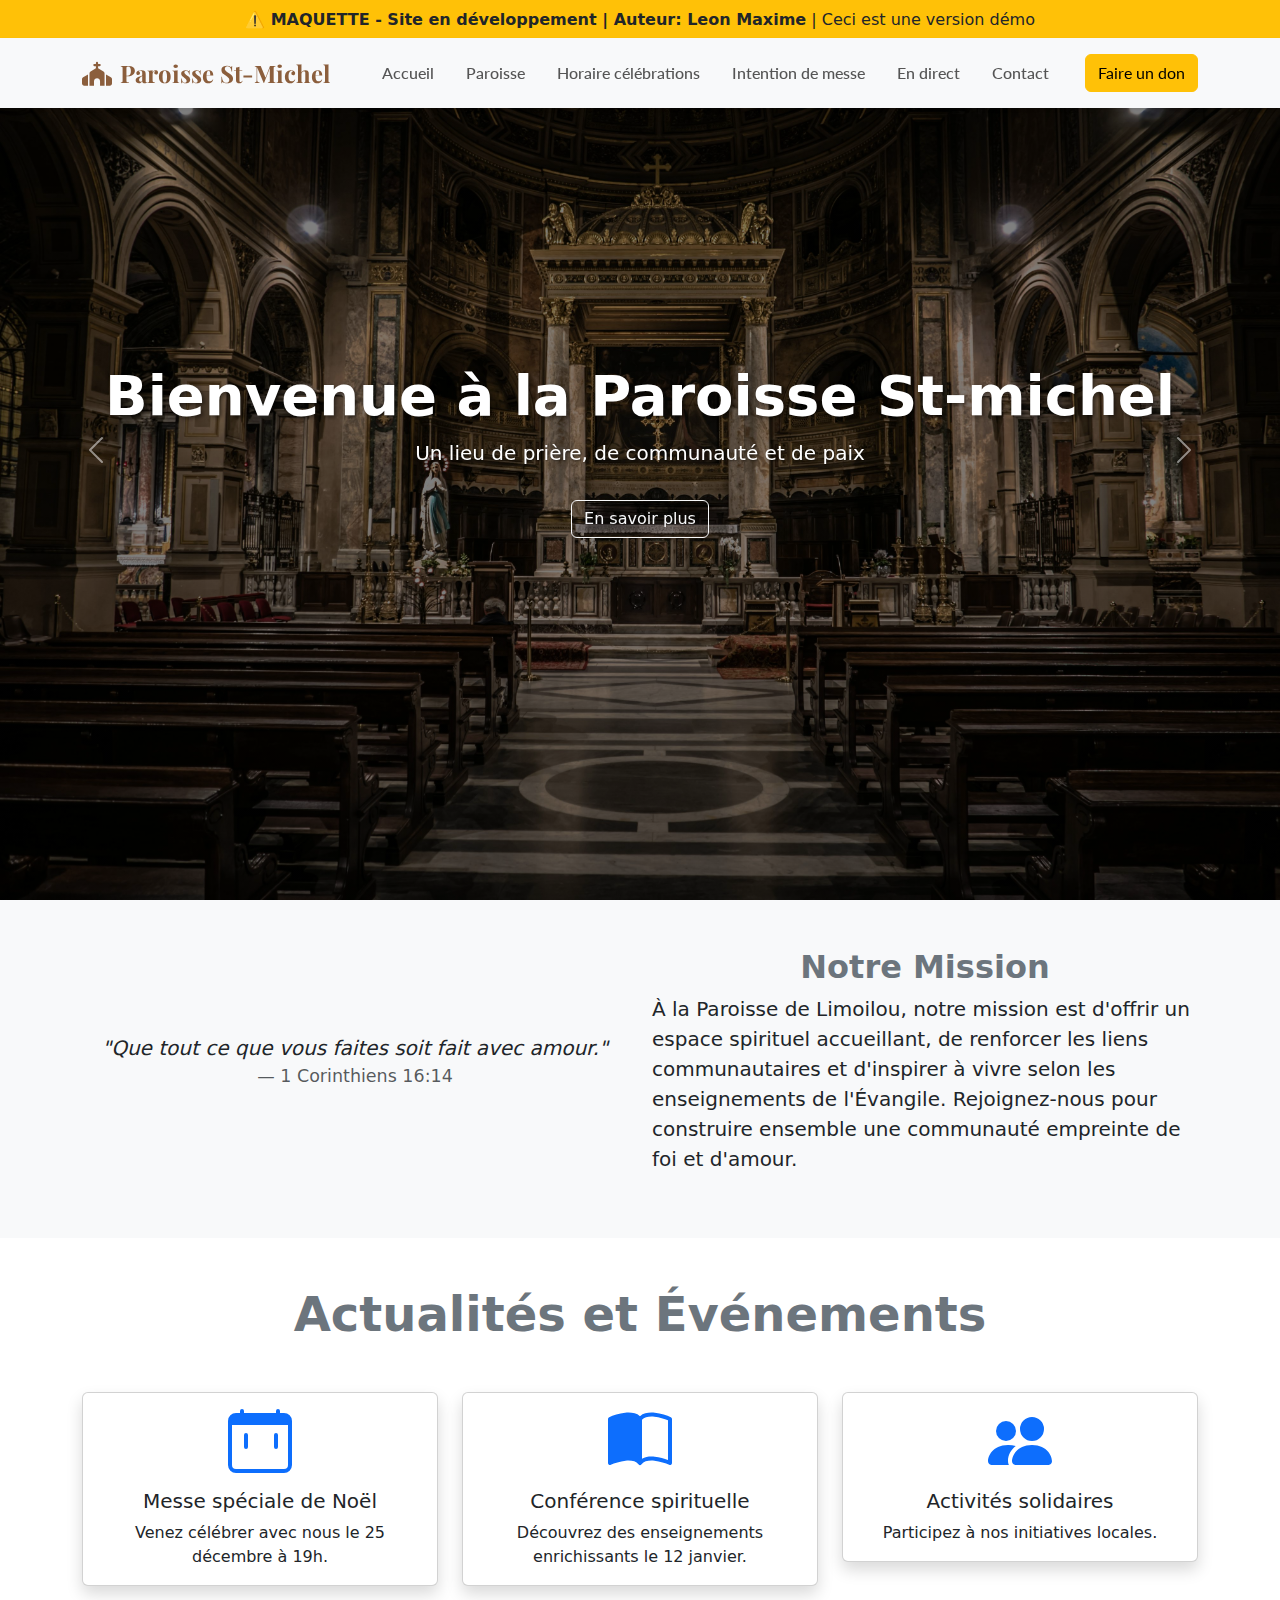
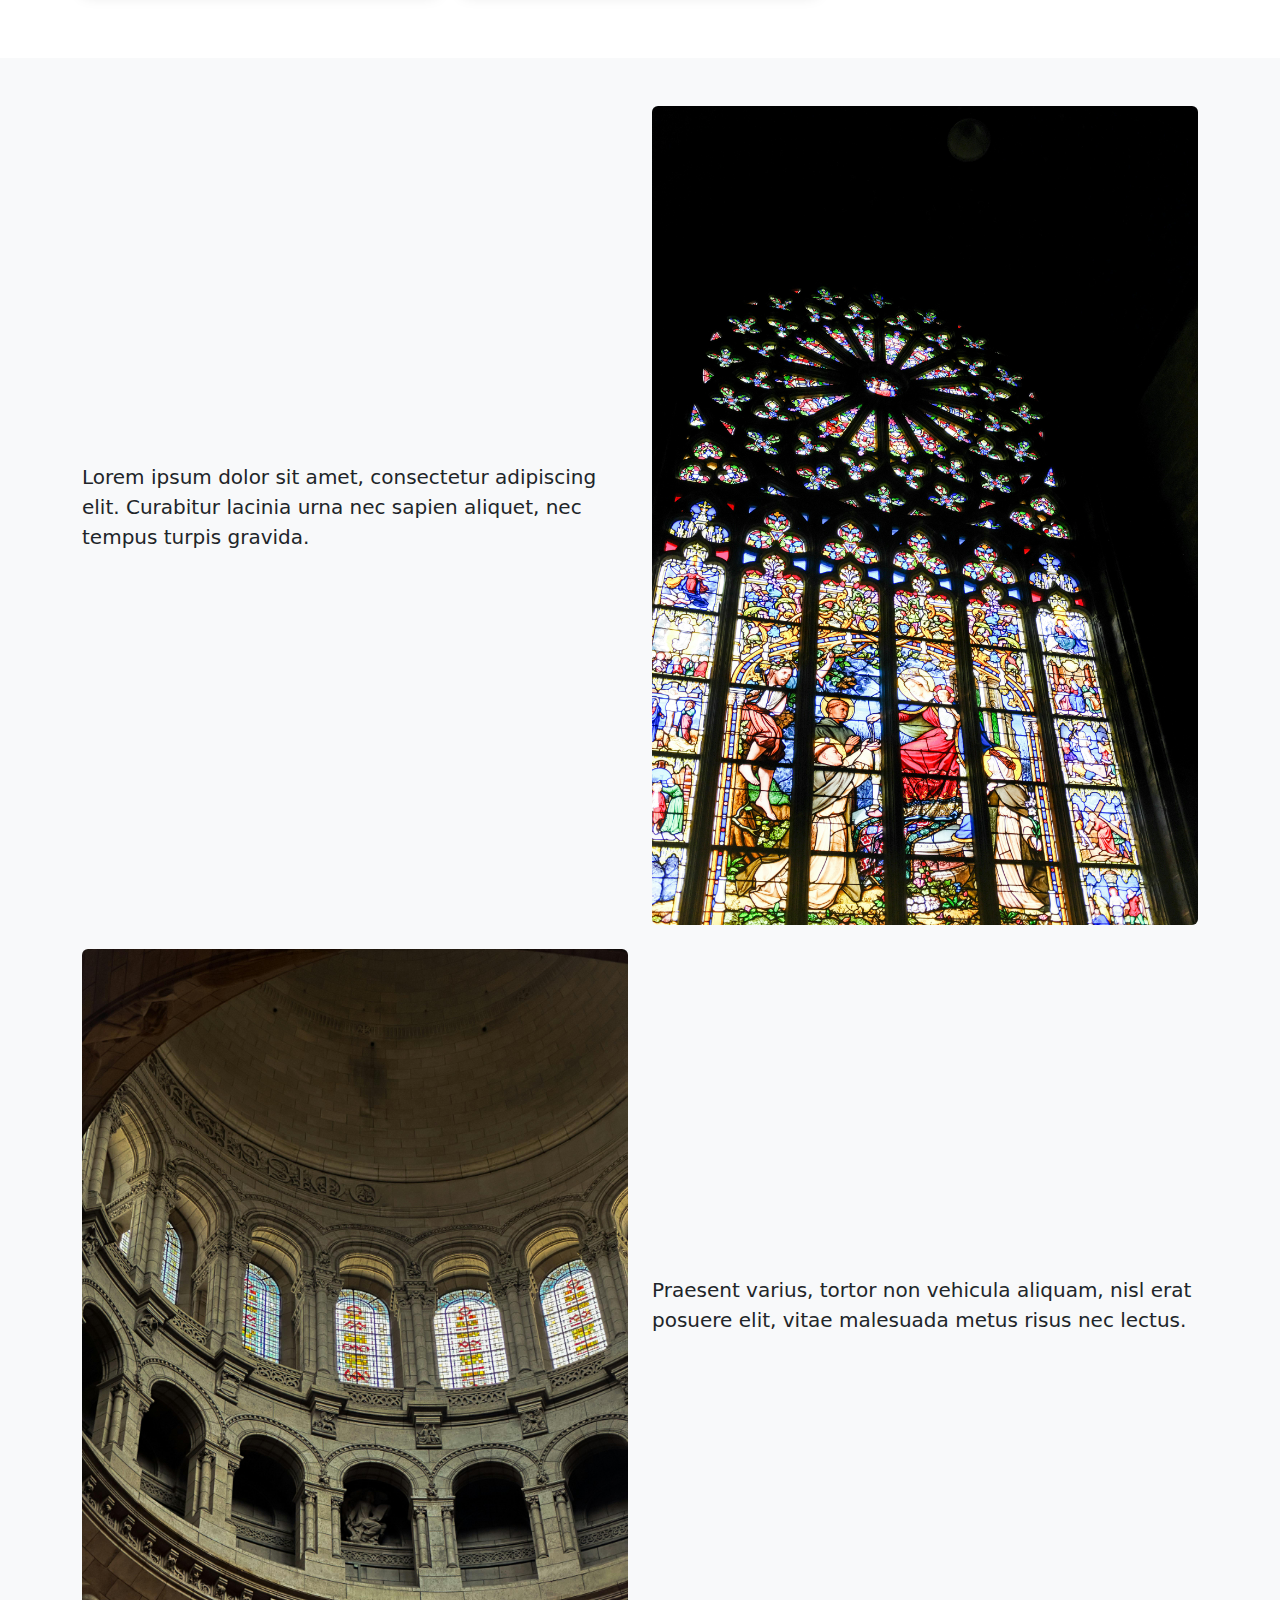
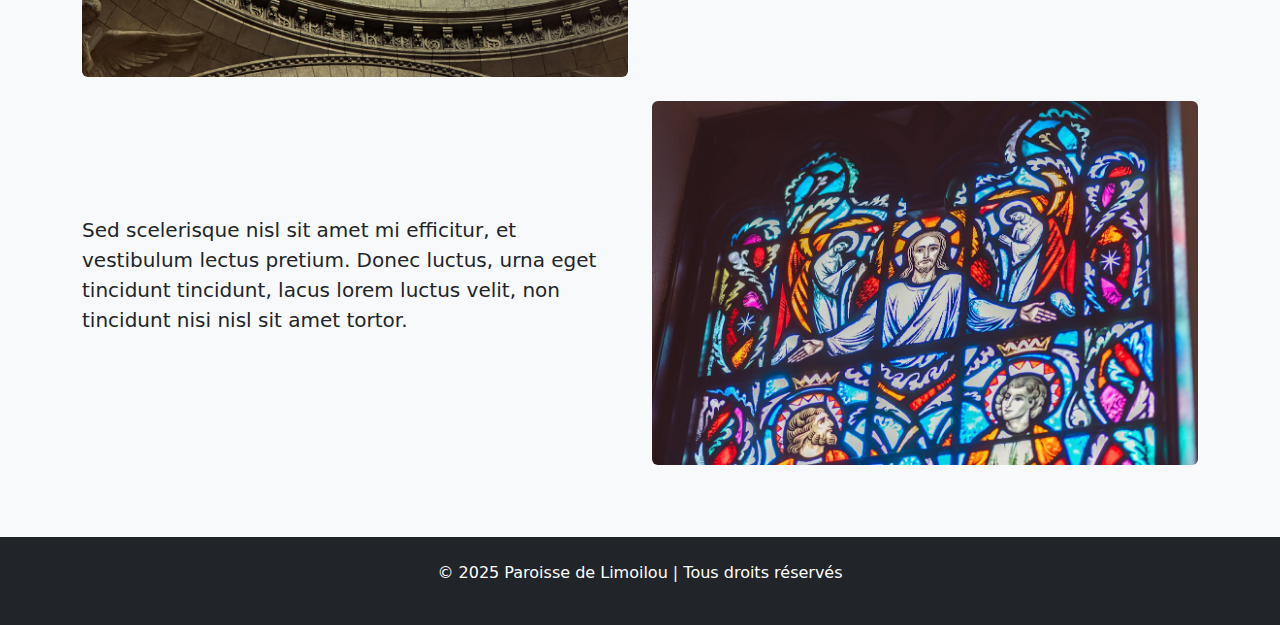
<file: index.html>
<!DOCTYPE html>
<html lang="fr">

<head>
    <meta charset="UTF-8">
    <meta name="viewport" content="width=device-width, initial-scale=1.0">
    <title>Paroisse St-Michel - Limoilou | Accueil, Horaires, Actualités</title>
    <meta name="description" content="Bienvenue à la Paroisse St-Michel de Limoilou : horaires des messes, actualités, contact, intentions de messe et vie communautaire.">
    <meta name="keywords" content="paroisse, église, Limoilou, St-Michel, messe, horaires, contact, intentions, actualités, communauté, catholique">
    <meta name="author" content="Paroisse St-Michel">
    <meta name="robots" content="index, follow">
    <link rel="canonical" href="https://church-showcase-web.vercel.app/index.html">
    <!-- Open Graph -->
    <meta property="og:type" content="website">
    <meta property="og:url" content="https://church-showcase-web.vercel.app/index.html">
    <meta property="og:title" content="Paroisse St-Michel - Limoilou | Accueil, Horaires, Actualités">
    <meta property="og:description" content="Bienvenue à la Paroisse St-Michel de Limoilou : horaires des messes, actualités, contact, intentions de messe et vie communautaire.">
    <meta property="og:image" content="img/bg1.jpg">
    <!-- Twitter Card -->
    <meta name="twitter:card" content="summary_large_image">
    <meta name="twitter:title" content="Paroisse St-Michel - Limoilou | Accueil, Horaires, Actualités">
    <meta name="twitter:description" content="Bienvenue à la Paroisse St-Michel de Limoilou : horaires des messes, actualités, contact, intentions de messe et vie communautaire.">
    <meta name="twitter:image" content="img/bg1.jpg">
    <!-- Données structurées JSON-LD -->
    <script type="application/ld+json">
    {
      "@context": "https://schema.org",
      "@type": "Church",
      "name": "Paroisse St-Michel",
      "url": "https://church-showcase-web.vercel.app/",
      "address": {
        "@type": "PostalAddress",
        "streetAddress": "123 Rue de l'Église",
        "addressLocality": "Limoilou",
        "postalCode": "G1L 1L1",
        "addressCountry": "CA"
      },
      "telephone": "+1-XXX-XXX-XXXX",
      "email": "contact@paroisse-limoilou.ca"
    }
    </script>
    <!-- Bootstrap CSS -->
    <link rel="stylesheet" href="https://cdnjs.cloudflare.com/ajax/libs/bootstrap/5.3.0/css/bootstrap.min.css">
    <!-- Google Fonts -->
    <link href="https://fonts.googleapis.com/css2?family=Playfair+Display:wght@700&family=Lato:wght@400;700&display=swap" rel="stylesheet">
    <!-- Font Awesome -->
    <link rel="stylesheet" href="https://cdnjs.cloudflare.com/ajax/libs/font-awesome/6.0.0/css/all.min.css">
    <!-- Custom CSS -->
    <link rel="stylesheet" href="css/style.css">
</head>

<body>
    <div class="bg-warning text-dark py-2 text-center" style="position: fixed; top: 0; left: 0; right: 0; z-index: 1030;">
        <strong>⚠️ MAQUETTE - Site en développement | Auteur: Leon Maxime</strong> | Ceci est une version démo 
    </div>

    <!-- Navbar -->
    <nav class="navbar navbar-expand-lg navbar-light fixed-top bg-light shadow-sm" style="margin-top: 38px;">
        <div class="container">
            <a class="navbar-brand" href="./index.html">
                <i class="fas fa-church me-2"></i><span class="navbar-title">Paroisse St-Michel</span>
            </a>

            <button class="navbar-toggler" type="button" data-bs-toggle="collapse" data-bs-target="#navbarNav">
                <span class="navbar-toggler-icon"></span>
            </button>

            <div class="collapse navbar-collapse justify-content-between" id="navbarNav">
                <ul class="navbar-nav mx-auto">
                    <li class="nav-item"><a class="nav-link" href="#home">Accueil</a></li>
                    <li class="nav-item"><a class="nav-link" href="./paroisse.html">Paroisse</a></li>
                    <li class="nav-item"><a class="nav-link" href="./horaire.html">Horaire célébrations</a></li>
                    <li class="nav-item"><a class="nav-link" href="./intentionMesse.html">Intention de messe</a></li>
                    <li class="nav-item"><a class="nav-link" href="./direct.html">En direct</a></li>
                    <li class="nav-item"><a class="nav-link" href="./contact.html">Contact</a></li>
                </ul>
                <a href="./contact.html#don" class="btn btn-warning">Faire un don</a>
            </div>
        </div>
    </nav>

    <!-- Hero Section avec Carousel -->
    <section id="home" class="carousel slide" data-bs-ride="carousel">
        <div class="carousel-inner">
            <div class="carousel-item active" style="background-image: linear-gradient(rgba(0, 0, 0, 0.5), rgba(0, 0, 0, 0.5)), url('img/bg1.jpg'); background-size: cover; height: 100vh;">
                <div class="container text-center text-white d-flex flex-column justify-content-center align-items-center" style="height: 100vh;">
                    <h1 class="display-4 fw-bold" style="text-shadow: 2px 2px 4px rgba(0, 0, 0, 0.5);">Bienvenue à la Paroisse St-michel</h1>
                    <p class="lead" style="text-shadow: 1px 1px 2px rgba(0, 0, 0, 0.5);">Un lieu de prière, de communauté et de paix</p>
                    <a href="#about" class="btn btn-outline-light mt-3">En savoir plus</a>
                </div>
            </div>
            <div class="carousel-item" style="background-image: url('img/bg2.jpg'); background-size: cover; height: 100vh;">
                <div class="container text-center text-white d-flex flex-column justify-content-center align-items-center" style="height: 100vh;">
                    <h1 class="display-4 fw-bold">Rejoignez notre communauté</h1>
                    <p class="lead">Participez à nos événements et services</p>
                    <a href="#contact" class="btn btn-outline-light mt-3">Contactez-nous</a>
                </div>
            </div>
            <div class="carousel-item" style="background-image: url('img/bg5.jpg'); background-size: cover; height: 100vh;">
                <div class="container text-center text-white d-flex flex-column justify-content-center align-items-center" style="height: 100vh;">
                    <h1 class="display-4 fw-bold">Faire un don</h1>
                    <p class="lead">Soutenez notre paroisse</p>
                    <a href="#don" class="btn btn-warning mt-3">Contribuer maintenant</a>
                </div>
            </div>
        </div>
        <button class="carousel-control-prev" type="button" data-bs-target="#home" data-bs-slide="prev">
            <span class="carousel-control-prev-icon" aria-hidden="true"></span>
            <span class="visually-hidden">Précédent</span>
        </button>
        <button class="carousel-control-next" type="button" data-bs-target="#home" data-bs-slide="next">
            <span class="carousel-control-next-icon" aria-hidden="true"></span>
            <span class="visually-hidden">Suivant</span>
        </button>
    </section>

    <!-- Section Introduction -->
    <section id="introduction" class="py-5 bg-light">
        <div class="container">
            <div class="row align-items-center">
                <div class="col-md-6 text-center mb-4 mb-md-0">
                    <blockquote class="blockquote">
                        <p class="fst-italic">"Que tout ce que vous faites soit fait avec amour."</p>
                        <footer class="blockquote-footer text-muted">1 Corinthiens 16:14</footer>
                    </blockquote>
                </div>
                <div class="col-md-6">
                    <h2 class="fw-bold text-secondary d-flex justify-content-center">Notre Mission</h2>
                    <p class="lead">À la Paroisse de Limoilou, notre mission est d'offrir un espace spirituel accueillant, de renforcer les liens communautaires et d'inspirer à vivre selon les enseignements de l'Évangile. Rejoignez-nous pour construire ensemble une communauté empreinte de foi et d'amour.</p>
                </div>
            </div>
        </div>
    </section>

    <!-- Section Actualités -->
    <section id="news" class="py-5">
        <div class="container">
            <h2 class="display-5 fw-bold text-center text-secondary mb-5">Actualités et Événements</h2>
            <div class="row">
                <div class="col-md-4 mb-4">
                    <div class="card shadow">
                        <div class="card-body text-center">
                            <svg xmlns="http://www.w3.org/2000/svg" width="64" height="64" fill="currentColor" class="bi bi-calendar-event mb-3 text-primary" viewBox="0 0 16 16" aria-label="Icône messe spéciale de Noël">
                                <path d="M3.5 0a.5.5 0 0 1 .5.5V1h8V.5a.5.5 0 0 1 1 0V1h1a2 2 0 0 1 2 2v11a2 2 0 0 1-2 2H2a2 2 0 0 1-2-2V3a2 2 0 0 1 2-2h1V.5a.5.5 0 0 1 .5-.5zM1 4v10a1 1 0 0 0 1 1h12a1 1 0 0 0 1-1V4H1zm11 2a.5.5 0 0 1 .5.5v3a.5.5 0 0 1-1 0v-3a.5.5 0 0 1 .5-.5zM4.5 6a.5.5 0 0 1 .5.5v3a.5.5 0 0 1-1 0v-3a.5.5 0 0 1 .5-.5z"/>
                            </svg>
                            <h5 class="card-title">Messe spéciale de Noël</h5>
                            <p class="card-text">Venez célébrer avec nous le 25 décembre à 19h.</p>
                        </div>
                    </div>
                </div>
                <div class="col-md-4 mb-4">
                    <div class="card shadow">
                        <div class="card-body text-center">
                            <svg xmlns="http://www.w3.org/2000/svg" width="64" height="64" fill="currentColor" class="bi bi-book-half mb-3 text-primary" viewBox="0 0 16 16" aria-label="Icône conférence spirituelle">
                                <path d="M8.5 2.687c.654-.689 1.782-.886 3.112-.752 1.234.124 2.503.523 3.388.893v9.923c-.918-.35-2.107-.692-3.287-.81-1.094-.111-2.278-.039-3.213.492V2.687zM8 1.783C7.015.936 5.587.81 4.287.94c-1.514.153-3.042.672-3.994 1.105A.5.5 0 0 0 0 2.5v11a.5.5 0 0 0 .707.455c.882-.4 2.303-.881 3.68-1.02 1.409-.142 2.59.087 3.223.877a.5.5 0 0 0 .78 0c.633-.79 1.814-1.019 3.222-.877 1.378.139 2.8.62 3.681 1.02A.5.5 0 0 0 16 13.5v-11a.5.5 0 0 0-.293-.455c-.952-.433-2.48-.952-3.994-1.105C10.413.809 8.985.936 8 1.783z"/>
                            </svg>
                            <h5 class="card-title">Conférence spirituelle</h5>
                            <p class="card-text">Découvrez des enseignements enrichissants le 12 janvier.</p>
                        </div>
                    </div>
                </div>
                <div class="col-md-4 mb-4">
                    <div class="card shadow">
                        <div class="card-body text-center">
                            <svg xmlns="http://www.w3.org/2000/svg" width="64" height="64" fill="currentColor" class="bi bi-people-fill mb-3 text-primary" viewBox="0 0 16 16" aria-label="Icône activités solidaires">
                                <path d="M7 14s-1 0-1-1 1-4 5-4 5 3 5 4-1 1-1 1H7zm4-6a3 3 0 1 0 0-6 3 3 0 0 0 0 6z"/>
                                <path fill-rule="evenodd" d="M5.216 14A2.238 2.238 0 0 1 5 13c0-1.355.68-2.75 1.936-3.72A6.325 6.325 0 0 0 5 9c-4 0-5 3-5 4s1 1 1 1h4.216z"/>
                                <path d="M4.5 8a2.5 2.5 0 1 0 0-5 2.5 2.5 0 0 0 0 5z"/>
                            </svg>
                            <h5 class="card-title">Activités solidaires</h5>
                            <p class="card-text">Participez à nos initiatives locales.</p>
                        </div>
                    </div>
                </div>
            </div>
        </div>
    </section>

    <section id="additional-content" class="py-5 bg-light">
        <div class="container">
            <div class="row align-items-center mb-4">
                <div class="col-md-6 order-md-1">
                    <p class="lead">
                        Lorem ipsum dolor sit amet, consectetur adipiscing elit. Curabitur lacinia urna nec sapien aliquet, nec tempus turpis gravida.
                    </p>
                </div>
                <div class="col-md-6 order-md-2 text-center">
                    <img src="./img/bgContact.jpg" class="img-fluid rounded" alt="Image exemple">
                </div>
            </div>
            <div class="row align-items-center mb-4">
                <div class="col-md-6 order-md-2">
                    <p class="lead">
                        Praesent varius, tortor non vehicula aliquam, nisl erat posuere elit, vitae malesuada metus risus nec lectus.
                    </p>
                </div>
                <div class="col-md-6 order-md-1 text-center">
                    <img src="./img/bgd.jpg" class="img-fluid rounded" alt="Image exemple">
                </div>
            </div>
            <div class="row align-items-center mb-4">
                <div class="col-md-6 order-md-1">
                    <p class="lead">
                        Sed scelerisque nisl sit amet mi efficitur, et vestibulum lectus pretium. Donec luctus, urna eget tincidunt tincidunt, lacus lorem luctus velit, non tincidunt nisi nisl sit amet tortor.
                    </p>
                </div>
                <div class="col-md-6 order-md-2 text-center">
                    <img src="./img/cont.jpeg" class="img-fluid rounded" alt="Image exemple">
                </div>
            </div>
        </div>
    </section>

    <!-- Footer -->
    <footer class="py-4 bg-dark text-white text-center">
        <p>&copy; 2025 Paroisse de Limoilou | Tous droits réservés</p>
    </footer>

    <!-- Bootstrap JS -->
    <script src="https://cdnjs.cloudflare.com/ajax/libs/bootstrap/5.3.0/js/bootstrap.bundle.min.js"></script>
</body>

</html>
</file>
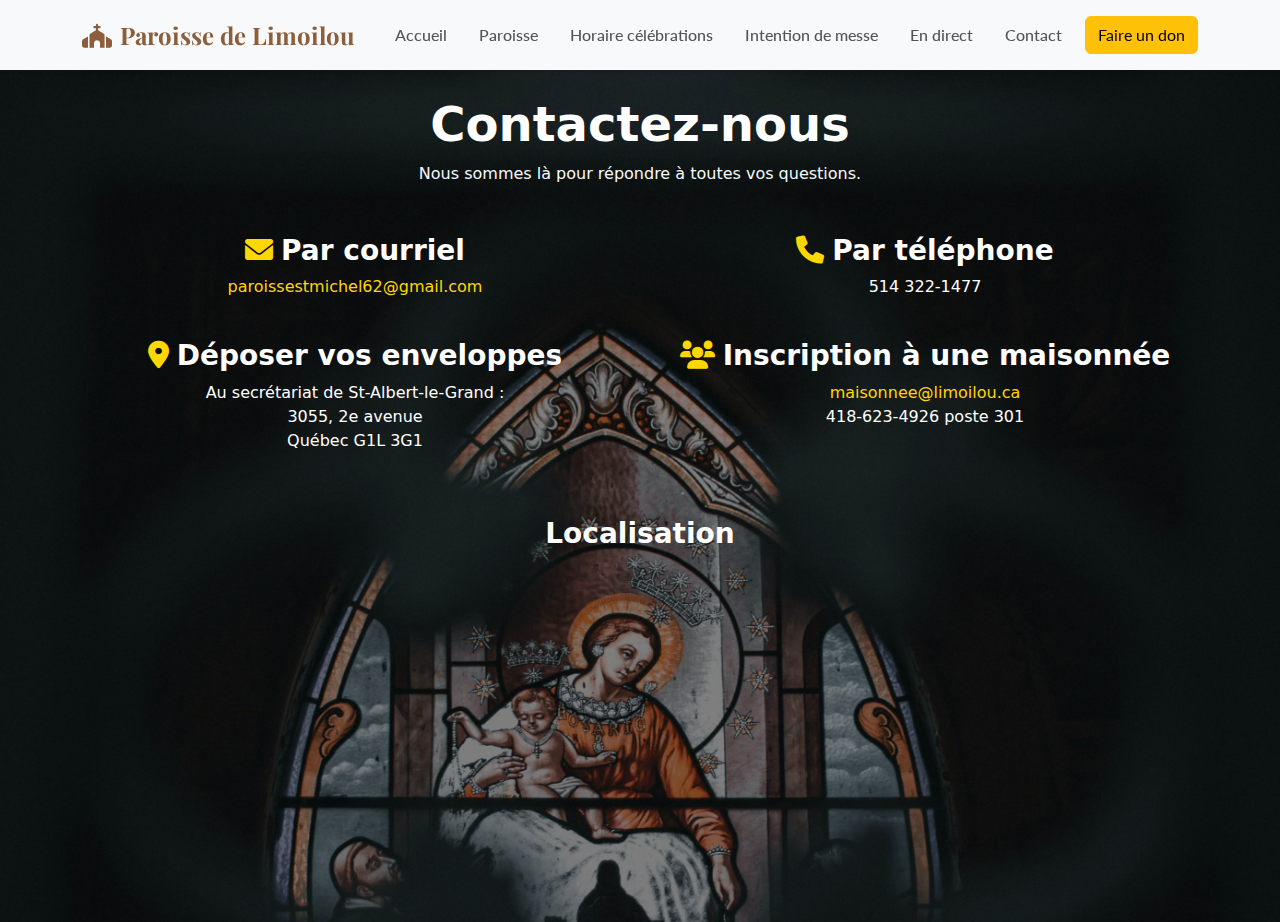
<file: contact.html>
<!DOCTYPE html>
<html lang="fr">
<head>
    <meta charset="UTF-8">
    <meta name="viewport" content="width=device-width, initial-scale=1.0">
    <title>Contact - Paroisse de Limoilou</title>
    <link rel="stylesheet" href="https://cdnjs.cloudflare.com/ajax/libs/bootstrap/5.3.0/css/bootstrap.min.css">
    <link href="https://fonts.googleapis.com/css2?family=Playfair+Display:wght@700&family=Lato:wght@400;700&display=swap" rel="stylesheet">
    <link rel="stylesheet" href="https://cdnjs.cloudflare.com/ajax/libs/font-awesome/6.0.0/css/all.min.css">
    <link rel="stylesheet" href="css/style.css">
</head>
<body>
    <nav class="navbar navbar-expand-lg navbar-light fixed-top bg-light shadow-sm">
        <div class="container">
            <a class="navbar-brand" href="./index.html">
                <i class="fas fa-church me-2"></i><span class="navbar-title">Paroisse de Limoilou</span>
            </a>
    
            <button class="navbar-toggler" type="button" data-bs-toggle="collapse" data-bs-target="#navbarNav" aria-controls="navbarNav" aria-expanded="false" aria-label="Basculer la navigation">
                <span class="navbar-toggler-icon"></span>
            </button>
    
            <div class="collapse navbar-collapse justify-content-between" id="navbarNav">
                <ul class="navbar-nav mx-auto">
                    <li class="nav-item">
                        <a class="nav-link" href="./index.html">Accueil</a>
                    </li>
                    <li class="nav-item"><a class="nav-link" href="./paroisse.html">Paroisse</a></li>
                    <li class="nav-item"><a class="nav-link" href="./horaire.html">Horaire célébrations</a></li>
                    <li class="nav-item"><a class="nav-link" href="./intentionMesse.html">Intention de messe</a></li>
                    <li class="nav-item"><a class="nav-link" href="./direct.html">En direct</a></li>
                    <li class="nav-item"><a class="nav-link" href="./contact.html">Contact</a></li>
                </ul>
                <button class="btn btn-warning">Faire un don</button>
            </div>
        </div>
    </nav>

    <section id="contact" class="py-5" style="background-image: url('./img/contact.jpg'); background-size: cover; background-position: center; background-repeat: no-repeat; min-height: 100vh; position: relative;">
        <div style="position: absolute; top: 0; left: 0; width: 100%; height: 100%; background-color: rgba(0, 0, 0, 0.5); z-index: 1;"></div>
        
        
        <div class="container position-relative" style="z-index: 2; color: #fff;">
            <h2 class="display-5 fw-bold text-center mt-5">Contactez-nous</h2>
            <p class="text-center text-light mb-5">Nous sommes là pour répondre à toutes vos questions.</p>
    
            <div class="row text-center">
                
                <div class="col-md-6 mb-4 mx-auto">
                    <h3 class="fw-bold"><i class="fas fa-envelope me-2 color-custom"></i>Par courriel</h3>
                    <p><a href="mailto:paroisse@limoilou.ca" class="text-decoration-none" style="color: #FFD700;">paroissestmichel62@gmail.com</a></p>
                </div>
                <div class="col-md-6 mb-4 mx-auto">
                    <h3 class="fw-bold"><i class="fas fa-phone me-2 color-custom"></i>Par téléphone</h3>
                    <p>514 322-1477</p>
                </div>
            </div>
    
            <div class="row text-center">
                <div class="col-md-6 mb-4 mx-auto">
                    <h3 class="fw-bold"><i class="fas fa-map-marker-alt me-2 color-custom"></i>Déposer vos enveloppes</h3>
                    <p>
                        Au secrétariat de St-Albert-le-Grand :<br>
                        3055, 2e avenue<br>
                        Québec G1L 3G1
                    </p>
                </div>
                <div class="col-md-6 mb-4 mx-auto">
                    <h3 class="fw-bold"><i class="fas fa-users me-2 color-custom"></i>Inscription à une maisonnée</h3>
                    <p>
                        <a href="mailto:maisonnee@limoilou.ca" class="text-decoration-none" style="color: #FFD700;">maisonnee@limoilou.ca</a><br>
                        418-623-4926 poste 301
                    </p>
                </div>
            </div>
    
            
            <div class="row mt-4">
                <div class="col-12">
                    <h3 class="fw-bold text-center mb-4">Localisation</h3>
                    <div class="map-container text-center">
                        <iframe 
                            src="https://www.google.com/maps/embed?pb=!1m18!1m12!1m3!1d10916.876338499404!2d-71.25360582119171!3d46.83937693807388!2m3!1f0!2f0!3f0!3m2!1i1024!2i768!4f13.1!3m3!1m2!1s0x4cb89628fa1129b7%3A0xcc7d302e9a879787!2s3055%202e%20Avenue%2C%20Qu%C3%A9bec%2C%20QC%20G1L%203G1!5e0!3m2!1sen!2sca!4v1737513655134!5m2!1sen!2sca" 
                            class="d-block mx-auto"
                            style="width: 100%; max-width: 600px; height: 300px; border: none;" 
                            allowfullscreen="" 
                            loading="lazy" 
                            referrerpolicy="no-referrer-when-downgrade">
                        </iframe>
                    </div>
                </div>
            </div>
        </div>
    </section>
    
   



    <script src="https://cdnjs.cloudflare.com/ajax/libs/bootstrap/5.3.0/js/bootstrap.bundle.min.js"></script>
</body>
</html>
</file>
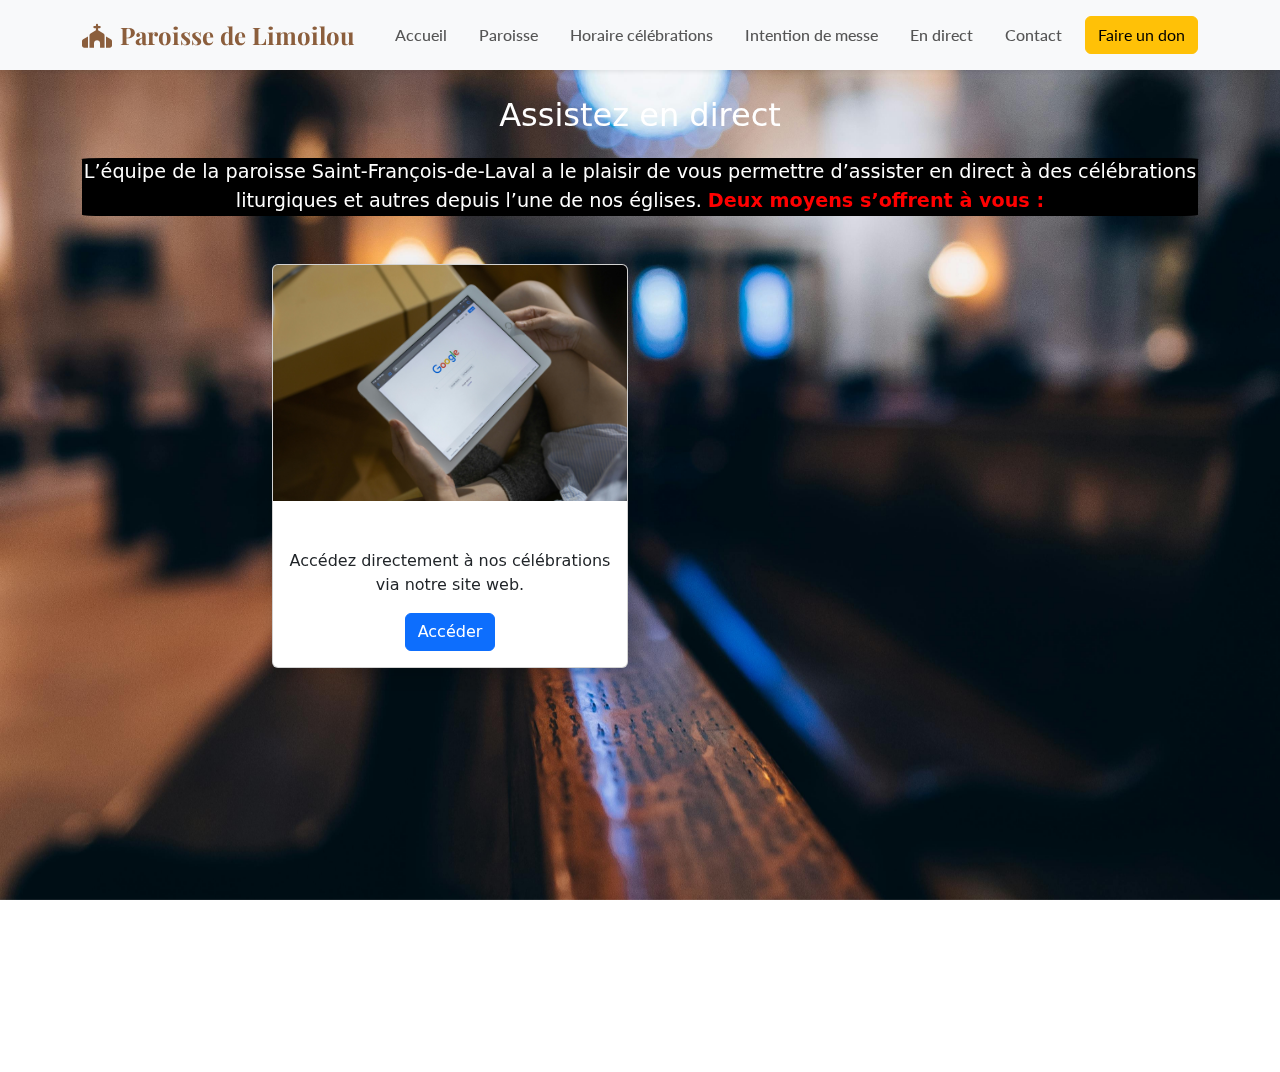
<file: direct.html>
<!DOCTYPE html>
<html lang="fr">
<head>
    <meta charset="UTF-8">
    <meta name="viewport" content="width=device-width, initial-scale=1.0">
    <title>Contact - Paroisse de Limoilou</title>
    <link rel="stylesheet" href="https://cdnjs.cloudflare.com/ajax/libs/bootstrap/5.3.0/css/bootstrap.min.css">
    <link href="https://fonts.googleapis.com/css2?family=Playfair+Display:wght@700&family=Lato:wght@400;700&display=swap" rel="stylesheet">
    <link rel="stylesheet" href="https://cdnjs.cloudflare.com/ajax/libs/font-awesome/6.0.0/css/all.min.css">
    <link rel="stylesheet" href="css/style.css">
</head>
<body style="position: relative;">
    <div style="position: fixed; top: 0; left: 0; width: 100%; height: 100%; 
                background-image: url(./img/bg4.jpg);
                background-size: cover; 
                background-position: center; 
                background-repeat: no-repeat;
                z-index: -1;">
    </div>
    <nav class="navbar navbar-expand-lg navbar-light fixed-top bg-light shadow-sm">
        <div class="container">
            <a class="navbar-brand" href="./index.html">
                <i class="fas fa-church me-2"></i><span class="navbar-title">Paroisse de Limoilou</span>
            </a>
    
            <button class="navbar-toggler" type="button" data-bs-toggle="collapse" data-bs-target="#navbarNav" aria-controls="navbarNav" aria-expanded="false" aria-label="Basculer la navigation">
                <span class="navbar-toggler-icon"></span>
            </button>
    
            <div class="collapse navbar-collapse justify-content-between" id="navbarNav">
                <ul class="navbar-nav mx-auto">
                    <li class="nav-item">
                        <a class="nav-link" href="./index.html">Accueil</a>
                    </li>
                    <li class="nav-item"><a class="nav-link" href="./paroisse.html">Paroisse</a></li>
                    <li class="nav-item"><a class="nav-link" href="./horaire.html">Horaire célébrations</a></li>
                    <li class="nav-item"><a class="nav-link" href="./intentionMesse.html">Intention de messe</a></li>
                    <li class="nav-item"><a class="nav-link" href="./direct.html">En direct</a></li>
                    <li class="nav-item"><a class="nav-link" href="./contact.html">Contact</a></li>
                </ul>
                <button class="btn btn-warning">Faire un don</button>
            </div>
        </div>
    </nav>

    <section id="live" class="py-5 " >
        <div class="container">
            <h2 class="text-center mt-5 mb-4" style="color: #ffffff;">Assistez en direct</h2>
            <p class="text-center mb-5" style="font-size: 1.2rem; color: #ffffff; background-color: rgb(0, 0, 0); border-radius: 2%;">
                L’équipe de la paroisse Saint-François-de-Laval a le plaisir de vous permettre d’assister en direct à des célébrations liturgiques et autres depuis l’une de nos églises. 
                <strong style="color: red;">Deux moyens s’offrent à vous :</strong>
            </p>
            <div class="row justify-content-center">
                <div class="col-md-4 text-center mb-4 slide-in-left">
                    <div class="card shadow">
                        <img src="./img/webBg.jpg" class="card-img-top" alt="Page Web">
                        <div class="card-body">
                            <h5 class="card-title" style="color: #ffffff;">Page Web</h5>
                            <p class="card-text">Accédez directement à nos célébrations via notre site web.</p>
                            <a href="https://diffusion.limoilou.ca/" class="btn btn-primary">Accéder</a>
                        </div>
                    </div>
                </div>
                <div class="col-md-4 text-center mb-4 slide-in-right">
                    <div class="card shadow">
                        <img src="./img/fbBg.jpg" class="card-img-top" alt="Facebook Live">
                        <div class="card-body">
                            <h5 class="card-title" style="color: #ffffff;">Facebook</h5>
                            <p class="card-text">Suivez nos célébrations en direct sur notre page Facebook.</p>
                            <a href="https://www.facebook.com/limoilou.ca/" class="btn btn-primary">Voir sur Facebook</a>
                        </div>
                    </div>
                </div>
            </div>
        </div>
    </section>
    



      <script src="https://cdnjs.cloudflare.com/ajax/libs/bootstrap/5.3.0/js/bootstrap.bundle.min.js"></script>
    </body>
    </html>
</file>
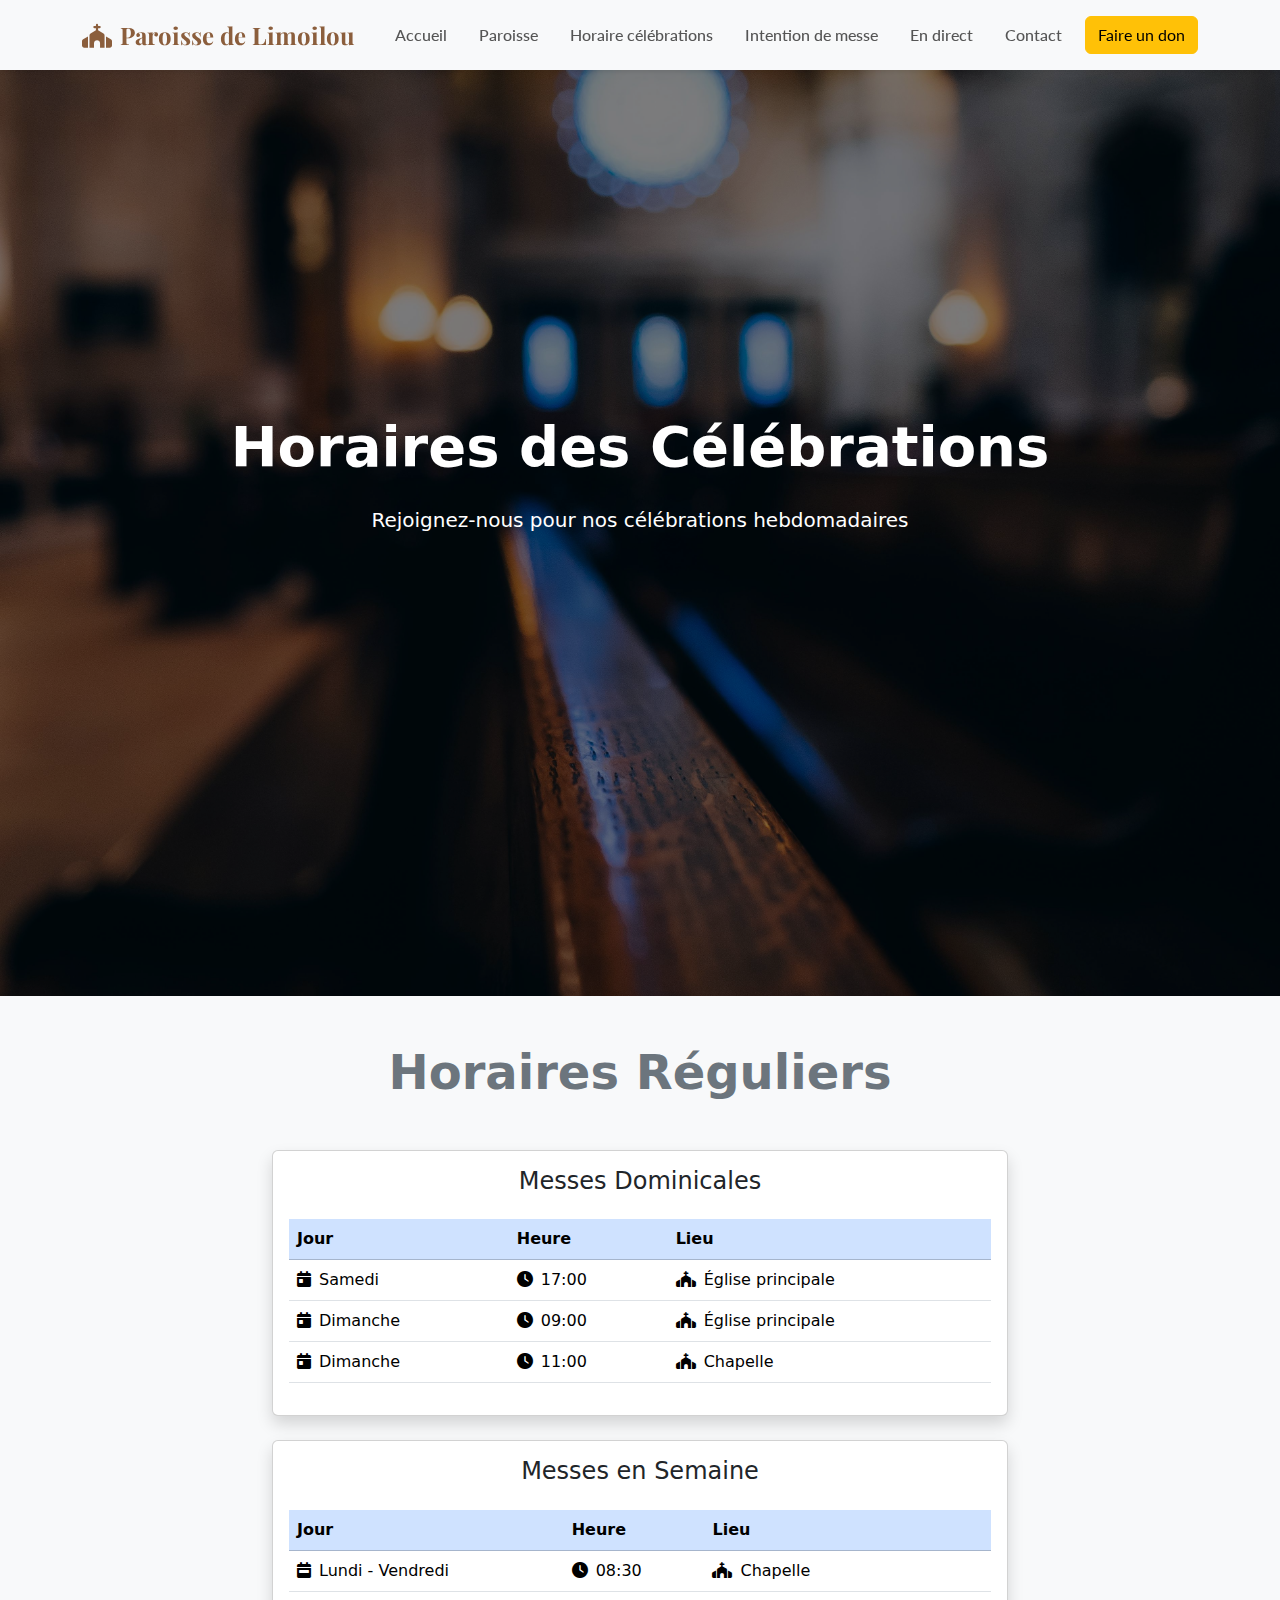
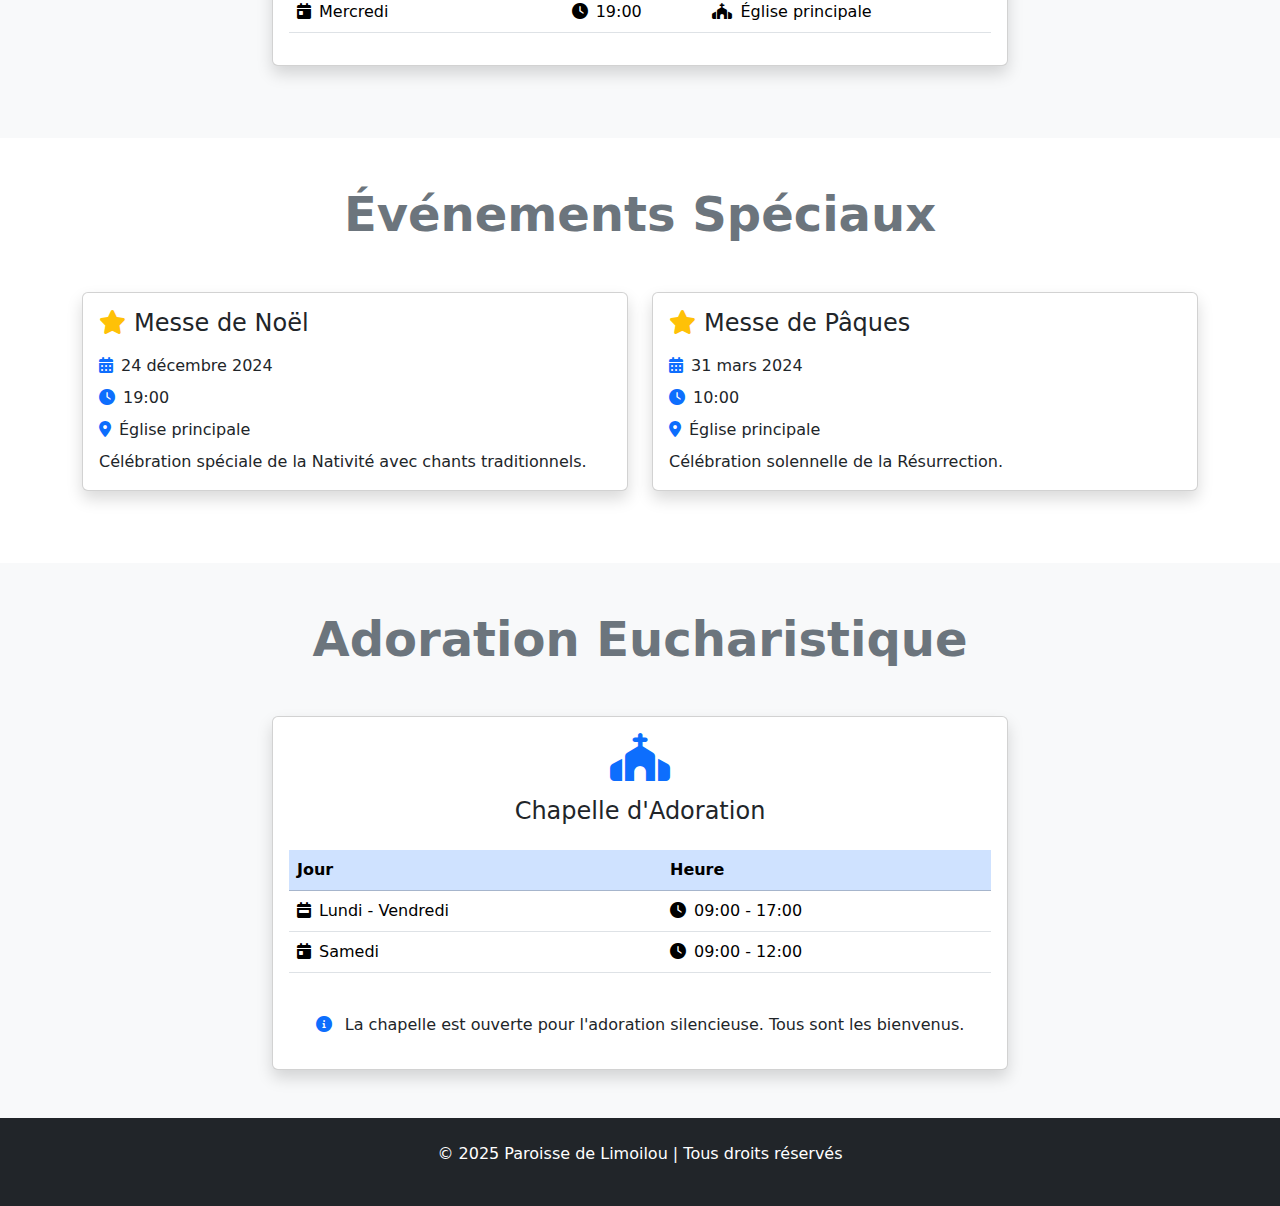
<file: horaire.html>
<!DOCTYPE html>
<html lang="fr">
<head>
    <meta charset="UTF-8">
    <meta name="viewport" content="width=device-width, initial-scale=1.0">
    <title>Horaire - Paroisse de Limoilou</title>
    <!-- Bootstrap CSS -->
    <link rel="stylesheet" href="https://cdnjs.cloudflare.com/ajax/libs/bootstrap/5.3.0/css/bootstrap.min.css">
    <!-- Google Fonts -->
    <link href="https://fonts.googleapis.com/css2?family=Playfair+Display:wght@700&family=Lato:wght@400;700&display=swap" rel="stylesheet">
    <!-- Font Awesome -->
    <link rel="stylesheet" href="https://cdnjs.cloudflare.com/ajax/libs/font-awesome/6.0.0/css/all.min.css">
    <!-- Custom CSS -->
    <link rel="stylesheet" href="css/style.css">
</head>
<body>
    <!-- Navbar -->
    <nav class="navbar navbar-expand-lg navbar-light fixed-top bg-light shadow-sm">
        <div class="container">
            <a class="navbar-brand" href="./index.html">
                <i class="fas fa-church me-2"></i><span class="navbar-title">Paroisse de Limoilou</span>
            </a>

            <button class="navbar-toggler" type="button" data-bs-toggle="collapse" data-bs-target="#navbarNav">
                <span class="navbar-toggler-icon"></span>
            </button>

            <div class="collapse navbar-collapse justify-content-between" id="navbarNav">
                <ul class="navbar-nav mx-auto">
                    <li class="nav-item"><a class="nav-link" href="./index.html">Accueil</a></li>
                    <li class="nav-item"><a class="nav-link" href="./paroisse.html">Paroisse</a></li>
                    <li class="nav-item"><a class="nav-link" href="./horaire.html">Horaire célébrations</a></li>
                    <li class="nav-item"><a class="nav-link" href="./intentionMesse.html">Intention de messe</a></li>
                    <li class="nav-item"><a class="nav-link" href="./direct.html">En direct</a></li>
                    <li class="nav-item"><a class="nav-link" href="./contact.html">Contact</a></li>
                </ul>
                <button class="btn btn-warning">Faire un don</button>
            </div>
        </div>
    </nav>

    <!-- Hero Section -->
    <section id="horaire-hero" class="py-5" style="background-image: url('./img/bg4.jpg'); background-size: cover; background-position: center; min-height: 100vh; position: relative;">
        <div style="position: absolute; top: 0; left: 0; width: 100%; height: 100%; background-color: rgba(0, 0, 0, 0.5);"></div>
        <div class="container position-relative" style="z-index: 2; color: #fff;">
            <div class="row min-vh-100 align-items-center">
                <div class="col-12 text-center">
                    <h1 class="display-4 fw-bold mb-4 animate__animated animate__fadeInDown">Horaires des Célébrations</h1>
                    <p class="lead mb-5 animate__animated animate__fadeInUp">Rejoignez-nous pour nos célébrations hebdomadaires</p>
                </div>
            </div>
        </div>
    </section>

    <!-- Section Horaires Réguliers -->
    <section id="horaires-reguliers" class="py-5 bg-light">
        <div class="container">
            <h2 class="display-5 fw-bold text-center text-secondary mb-5">Horaires Réguliers</h2>
            <div class="row justify-content-center">
                <div class="col-md-8">
                    <div class="card shadow mb-4 hover-card">
                        <div class="card-body">
                            <h3 class="h4 mb-4 text-center">Messes Dominicales</h3>
                            <div class="table-responsive">
                                <table class="table table-hover">
                                    <thead class="table-primary">
                                        <tr>
                                            <th>Jour</th>
                                            <th>Heure</th>
                                            <th>Lieu</th>
                                        </tr>
                                    </thead>
                                    <tbody>
                                        <tr class="animate__animated animate__fadeIn">
                                            <td><i class="fas fa-calendar-day me-2"></i>Samedi</td>
                                            <td><i class="fas fa-clock me-2"></i>17:00</td>
                                            <td><i class="fas fa-church me-2"></i>Église principale</td>
                                        </tr>
                                        <tr class="animate__animated animate__fadeIn" style="animation-delay: 0.2s;">
                                            <td><i class="fas fa-calendar-day me-2"></i>Dimanche</td>
                                            <td><i class="fas fa-clock me-2"></i>09:00</td>
                                            <td><i class="fas fa-church me-2"></i>Église principale</td>
                                        </tr>
                                        <tr class="animate__animated animate__fadeIn" style="animation-delay: 0.4s;">
                                            <td><i class="fas fa-calendar-day me-2"></i>Dimanche</td>
                                            <td><i class="fas fa-clock me-2"></i>11:00</td>
                                            <td><i class="fas fa-church me-2"></i>Chapelle</td>
                                        </tr>
                                    </tbody>
                                </table>
                            </div>
                        </div>
                    </div>

                    <div class="card shadow mb-4 hover-card">
                        <div class="card-body">
                            <h3 class="h4 mb-4 text-center">Messes en Semaine</h3>
                            <div class="table-responsive">
                                <table class="table table-hover">
                                    <thead class="table-primary">
                                        <tr>
                                            <th>Jour</th>
                                            <th>Heure</th>
                                            <th>Lieu</th>
                                        </tr>
                                    </thead>
                                    <tbody>
                                        <tr class="animate__animated animate__fadeIn" style="animation-delay: 0.6s;">
                                            <td><i class="fas fa-calendar-week me-2"></i>Lundi - Vendredi</td>
                                            <td><i class="fas fa-clock me-2"></i>08:30</td>
                                            <td><i class="fas fa-church me-2"></i>Chapelle</td>
                                        </tr>
                                        <tr class="animate__animated animate__fadeIn" style="animation-delay: 0.8s;">
                                            <td><i class="fas fa-calendar-day me-2"></i>Mercredi</td>
                                            <td><i class="fas fa-clock me-2"></i>19:00</td>
                                            <td><i class="fas fa-church me-2"></i>Église principale</td>
                                        </tr>
                                    </tbody>
                                </table>
                            </div>
                        </div>
                    </div>
                </div>
            </div>
        </div>
    </section>

    <!-- Section Événements Spéciaux -->
    <section id="evenements-speciaux" class="py-5">
        <div class="container">
            <h2 class="display-5 fw-bold text-center text-secondary mb-5">Événements Spéciaux</h2>
            <div class="row">
                <div class="col-md-6 mb-4">
                    <div class="card shadow h-100 hover-card">
                        <div class="card-body">
                            <h3 class="h4 mb-3"><i class="fas fa-star text-warning me-2"></i>Messe de Noël</h3>
                            <p class="mb-2"><i class="fas fa-calendar-alt me-2 text-primary"></i>24 décembre 2024</p>
                            <p class="mb-2"><i class="fas fa-clock me-2 text-primary"></i>19:00</p>
                            <p class="mb-2"><i class="fas fa-map-marker-alt me-2 text-primary"></i>Église principale</p>
                            <p class="mb-0">Célébration spéciale de la Nativité avec chants traditionnels.</p>
                        </div>
                    </div>
                </div>
                <div class="col-md-6 mb-4">
                    <div class="card shadow h-100 hover-card">
                        <div class="card-body">
                            <h3 class="h4 mb-3"><i class="fas fa-star text-warning me-2"></i>Messe de Pâques</h3>
                            <p class="mb-2"><i class="fas fa-calendar-alt me-2 text-primary"></i>31 mars 2024</p>
                            <p class="mb-2"><i class="fas fa-clock me-2 text-primary"></i>10:00</p>
                            <p class="mb-2"><i class="fas fa-map-marker-alt me-2 text-primary"></i>Église principale</p>
                            <p class="mb-0">Célébration solennelle de la Résurrection.</p>
                        </div>
                    </div>
                </div>
            </div>
        </div>
    </section>

    <!-- Section Adoration -->
    <section id="adoration" class="py-5 bg-light">
        <div class="container">
            <h2 class="display-5 fw-bold text-center text-secondary mb-5">Adoration Eucharistique</h2>
            <div class="row justify-content-center">
                <div class="col-md-8">
                    <div class="card shadow hover-card">
                        <div class="card-body">
                            <div class="text-center mb-4">
                                <i class="fas fa-church fa-3x text-primary mb-3 animate__animated animate__pulse animate__infinite"></i>
                                <h3 class="h4">Chapelle d'Adoration</h3>
                            </div>
                            <div class="table-responsive">
                                <table class="table table-hover">
                                    <thead class="table-primary">
                                        <tr>
                                            <th>Jour</th>
                                            <th>Heure</th>
                                        </tr>
                                    </thead>
                                    <tbody>
                                        <tr class="animate__animated animate__fadeIn" style="animation-delay: 1s;">
                                            <td><i class="fas fa-calendar-week me-2"></i>Lundi - Vendredi</td>
                                            <td><i class="fas fa-clock me-2"></i>09:00 - 17:00</td>
                                        </tr>
                                        <tr class="animate__animated animate__fadeIn" style="animation-delay: 1.2s;">
                                            <td><i class="fas fa-calendar-day me-2"></i>Samedi</td>
                                            <td><i class="fas fa-clock me-2"></i>09:00 - 12:00</td>
                                        </tr>
                                    </tbody>
                                </table>
                            </div>
                            <p class="text-center mt-4">
                                <i class="fas fa-info-circle me-2 text-primary"></i>
                                La chapelle est ouverte pour l'adoration silencieuse. Tous sont les bienvenus.
                            </p>
                        </div>
                    </div>
                </div>
            </div>
        </div>
    </section>

    <!-- Footer -->
    <footer class="py-4 bg-dark text-white text-center">
        <p>&copy; 2025 Paroisse de Limoilou | Tous droits réservés</p>
    </footer>

    <!-- Bootstrap JS -->
    <script src="https://cdnjs.cloudflare.com/ajax/libs/bootstrap/5.3.0/js/bootstrap.bundle.min.js"></script>
    <!-- Animate.css -->
    <link rel="stylesheet" href="https://cdnjs.cloudflare.com/ajax/libs/animate.css/4.1.1/animate.min.css">
    <!-- Custom JS -->
    <script>
        // Animation au scroll
        document.addEventListener('DOMContentLoaded', function() {
            const cards = document.querySelectorAll('.card');
            
            const observer = new IntersectionObserver((entries) => {
                entries.forEach(entry => {
                    if (entry.isIntersecting) {
                        entry.target.classList.add('animate__animated', 'animate__fadeInUp');
                    }
                });
            });

            cards.forEach(card => observer.observe(card));
        });

        // Effet hover sur les cartes
        document.querySelectorAll('.hover-card').forEach(card => {
            card.addEventListener('mouseenter', function() {
                this.style.transform = 'translateY(-5px)';
                this.style.transition = 'transform 0.3s ease';
            });
            
            card.addEventListener('mouseleave', function() {
                this.style.transform = 'translateY(0)';
            });
        });
    </script>
</body>
</html>
</file>
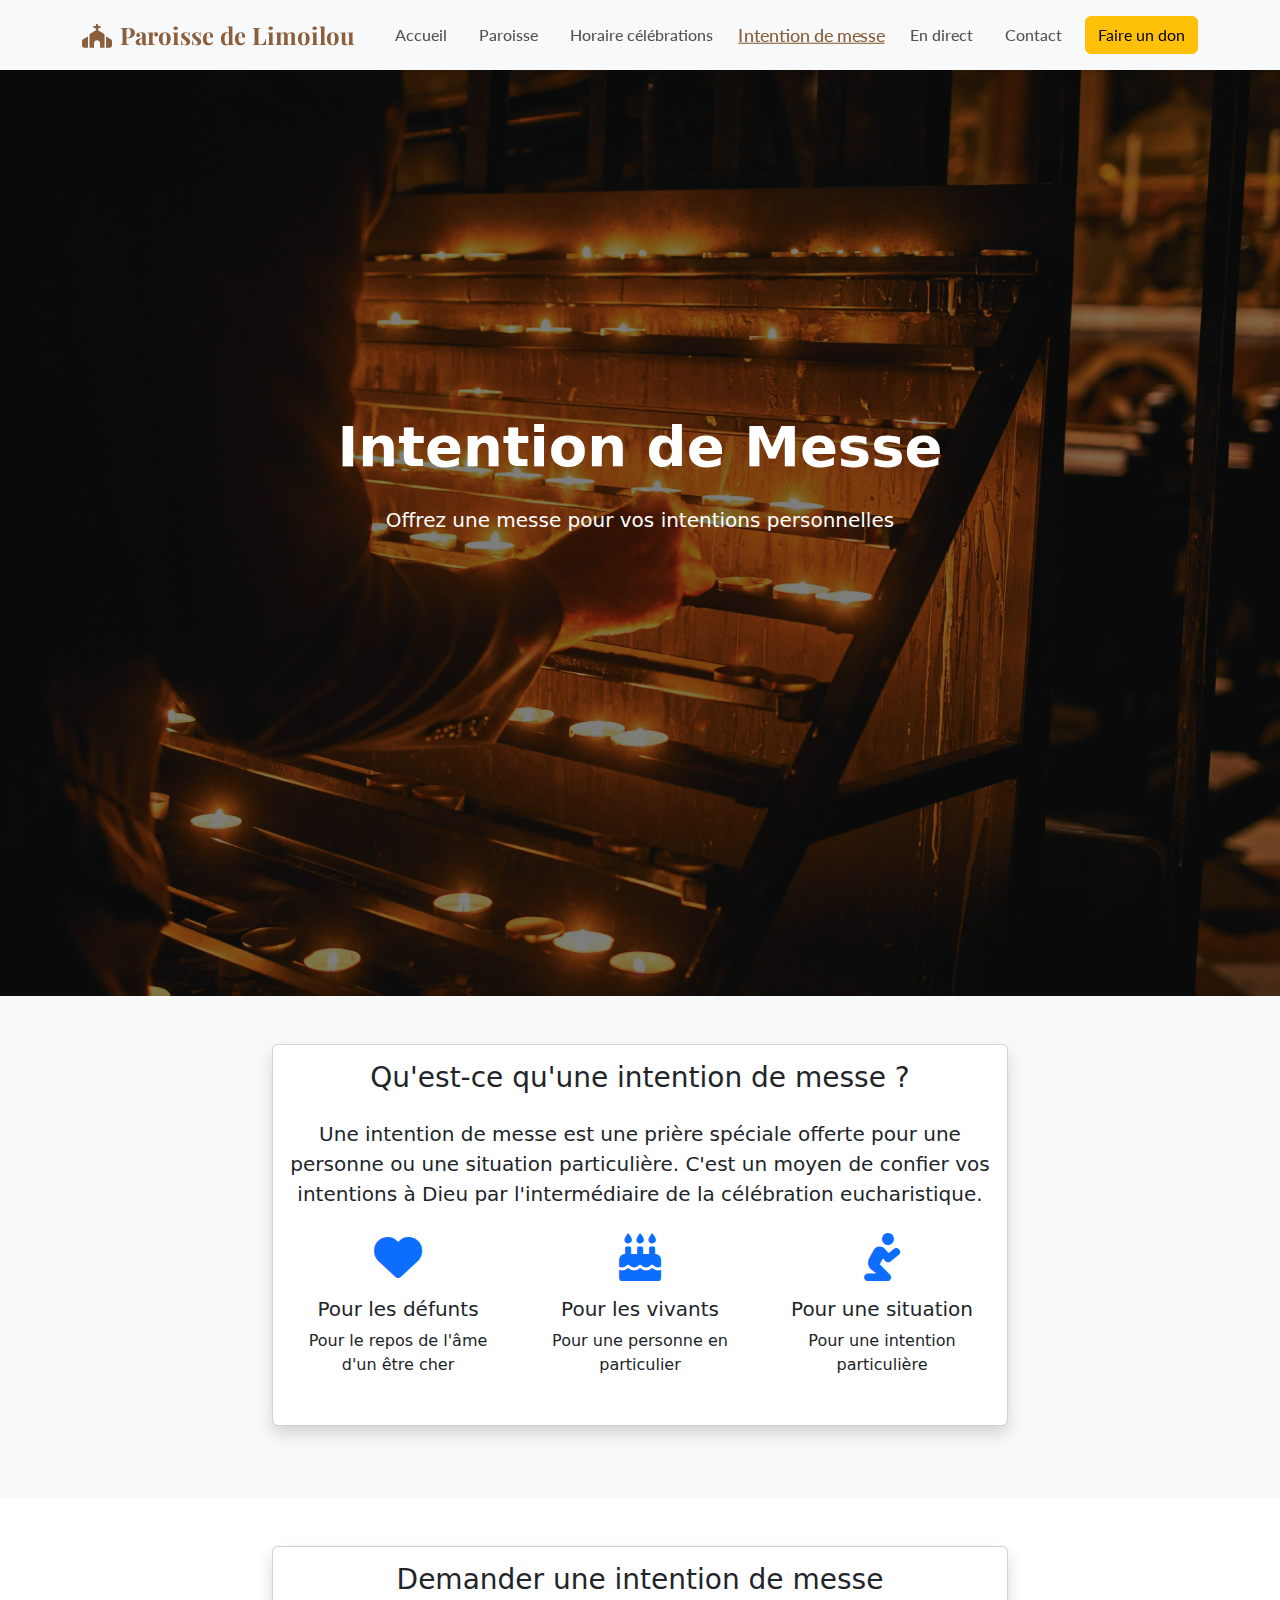
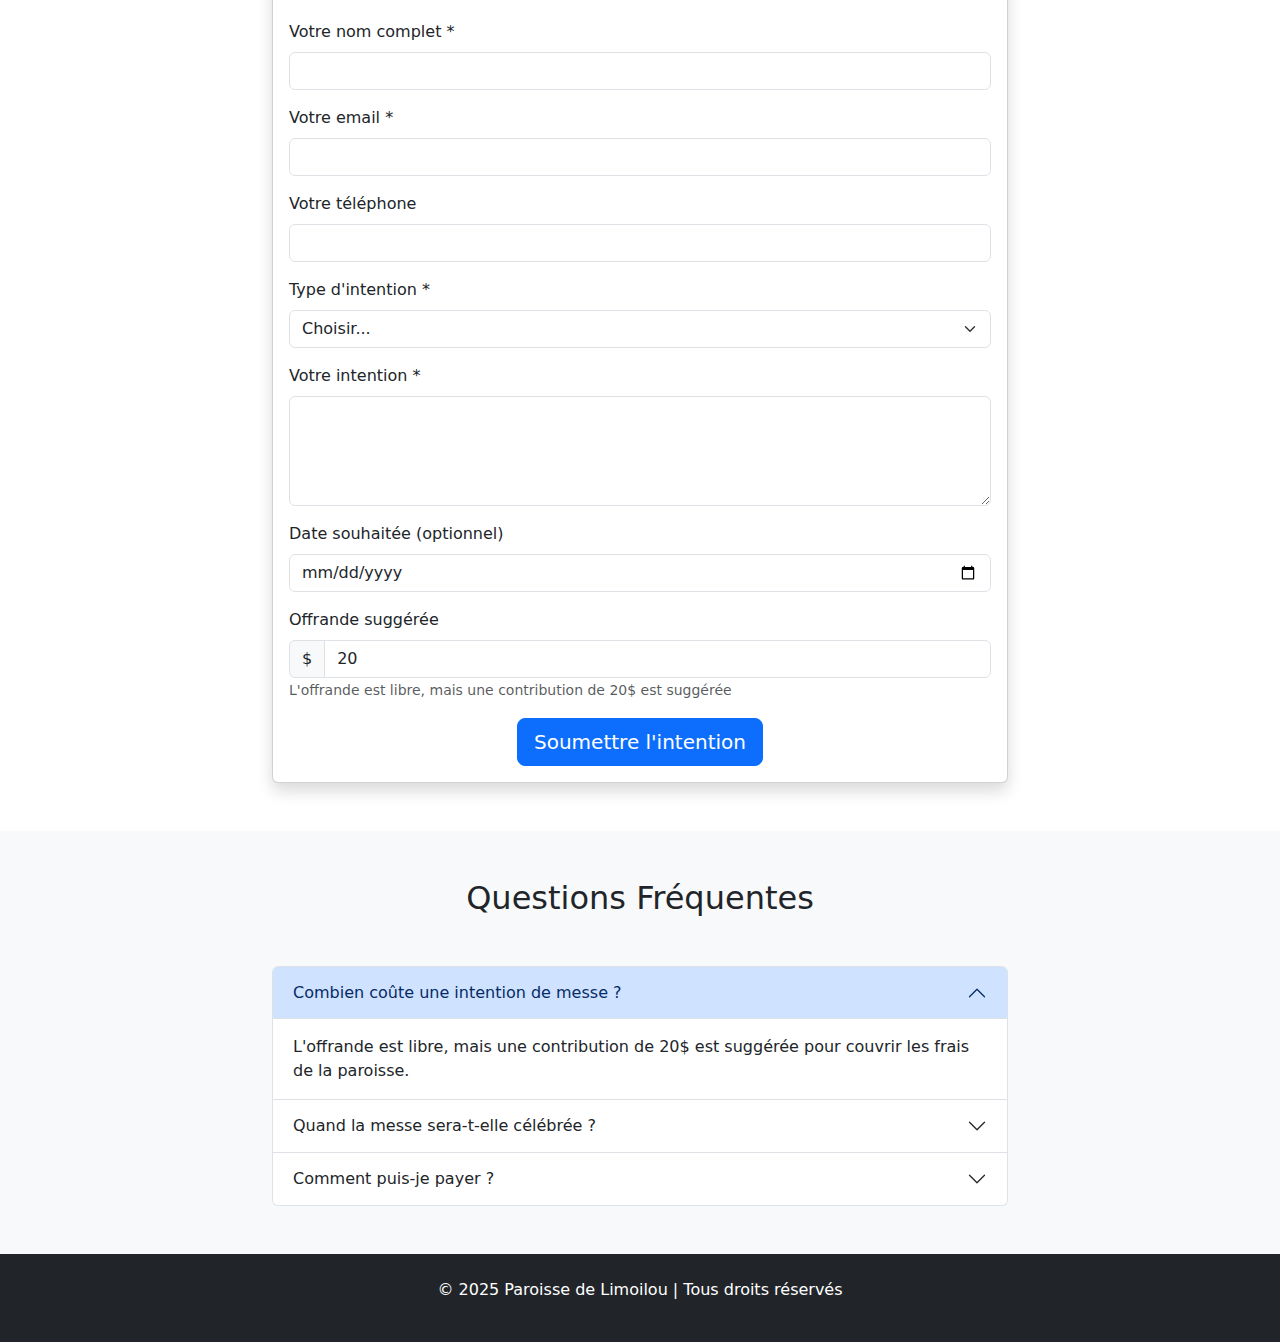
<file: intentionMesse.html>
<!DOCTYPE html>
<html lang="fr">
<head>
    <meta charset="UTF-8">
    <meta name="viewport" content="width=device-width, initial-scale=1.0">
    <title>Intention de Messe - Paroisse de Limoilou</title>
    <!-- Bootstrap CSS -->
    <link rel="stylesheet" href="https://cdnjs.cloudflare.com/ajax/libs/bootstrap/5.3.0/css/bootstrap.min.css">
    <!-- Google Fonts -->
    <link href="https://fonts.googleapis.com/css2?family=Playfair+Display:wght@700&family=Lato:wght@400;700&display=swap" rel="stylesheet">
    <!-- Font Awesome -->
    <link rel="stylesheet" href="https://cdnjs.cloudflare.com/ajax/libs/font-awesome/6.0.0/css/all.min.css">
    <!-- Custom CSS -->
    <link rel="stylesheet" href="css/style.css">
</head>
<body>
    <!-- Navbar -->
    <nav class="navbar navbar-expand-lg navbar-light fixed-top bg-light shadow-sm">
        <div class="container">
            <a class="navbar-brand" href="./index.html">
                <i class="fas fa-church me-2"></i><span class="navbar-title">Paroisse de Limoilou</span>
            </a>

            <button class="navbar-toggler" type="button" data-bs-toggle="collapse" data-bs-target="#navbarNav">
                <span class="navbar-toggler-icon"></span>
            </button>

            <div class="collapse navbar-collapse justify-content-between" id="navbarNav">
                <ul class="navbar-nav mx-auto">
                    <li class="nav-item"><a class="nav-link" href="./index.html">Accueil</a></li>
                    <li class="nav-item"><a class="nav-link" href="./paroisse.html">Paroisse</a></li>
                    <li class="nav-item"><a class="nav-link" href="./horaire.html">Horaire célébrations</a></li>
                    <li class="nav-item"><a class="nav-link active" href="./intentionMesse.html">Intention de messe</a></li>
                    <li class="nav-item"><a class="nav-link" href="./direct.html">En direct</a></li>
                    <li class="nav-item"><a class="nav-link" href="./contact.html">Contact</a></li>
                </ul>
                <button class="btn btn-warning">Faire un don</button>
            </div>
        </div>
    </nav>

    <!-- Hero Section -->
    <section id="intention-hero" class="py-5" style="background-image: url('./img/bg5.jpg'); background-size: cover; background-position: center; min-height: 100vh; position: relative;">
        <div style="position: absolute; top: 0; left: 0; width: 100%; height: 100%; background-color: rgba(0, 0, 0, 0.5);"></div>
        <div class="container position-relative" style="z-index: 2; color: #fff;">
            <div class="row min-vh-100 align-items-center">
                <div class="col-12 text-center">
                    <h1 class="display-4 fw-bold mb-4 animate__animated animate__fadeInDown">Intention de Messe</h1>
                    <p class="lead mb-5 animate__animated animate__fadeInUp">Offrez une messe pour vos intentions personnelles</p>
                </div>
            </div>
        </div>
    </section>

    <!-- Section Information -->
    <section id="information" class="py-5 bg-light">
        <div class="container">
            <div class="row justify-content-center">
                <div class="col-md-8">
                    <div class="card shadow mb-4 hover-card">
                        <div class="card-body">
                            <h2 class="h3 text-center mb-4">Qu'est-ce qu'une intention de messe ?</h2>
                            <p class="lead text-center mb-4">
                                Une intention de messe est une prière spéciale offerte pour une personne ou une situation particulière. 
                                C'est un moyen de confier vos intentions à Dieu par l'intermédiaire de la célébration eucharistique.
                            </p>
                            <div class="row text-center">
                                <div class="col-md-4 mb-3">
                                    <i class="fas fa-heart fa-3x text-primary mb-3"></i>
                                    <h3 class="h5">Pour les défunts</h3>
                                    <p>Pour le repos de l'âme d'un être cher</p>
                                </div>
                                <div class="col-md-4 mb-3">
                                    <i class="fas fa-birthday-cake fa-3x text-primary mb-3"></i>
                                    <h3 class="h5">Pour les vivants</h3>
                                    <p>Pour une personne en particulier</p>
                                </div>
                                <div class="col-md-4 mb-3">
                                    <i class="fas fa-pray fa-3x text-primary mb-3"></i>
                                    <h3 class="h5">Pour une situation</h3>
                                    <p>Pour une intention particulière</p>
                                </div>
                            </div>
                        </div>
                    </div>
                </div>
            </div>
        </div>
    </section>

    <!-- Section Formulaire -->
    <section id="formulaire" class="py-5">
        <div class="container">
            <div class="row justify-content-center">
                <div class="col-md-8">
                    <div class="card shadow hover-card">
                        <div class="card-body">
                            <h2 class="h3 text-center mb-4">Demander une intention de messe</h2>
                            <form id="intentionForm" class="needs-validation" novalidate>
                                <div class="mb-3">
                                    <label for="nom" class="form-label">Votre nom complet *</label>
                                    <input type="text" class="form-control" id="nom" required>
                                </div>
                                <div class="mb-3">
                                    <label for="email" class="form-label">Votre email *</label>
                                    <input type="email" class="form-control" id="email" required>
                                </div>
                                <div class="mb-3">
                                    <label for="telephone" class="form-label">Votre téléphone</label>
                                    <input type="tel" class="form-control" id="telephone">
                                </div>
                                <div class="mb-3">
                                    <label for="type" class="form-label">Type d'intention *</label>
                                    <select class="form-select" id="type" required>
                                        <option value="">Choisir...</option>
                                        <option value="defunt">Pour un défunt</option>
                                        <option value="vivant">Pour une personne vivante</option>
                                        <option value="situation">Pour une situation particulière</option>
                                    </select>
                                </div>
                                <div class="mb-3">
                                    <label for="intention" class="form-label">Votre intention *</label>
                                    <textarea class="form-control" id="intention" rows="4" required></textarea>
                                </div>
                                <div class="mb-3">
                                    <label for="date" class="form-label">Date souhaitée (optionnel)</label>
                                    <input type="date" class="form-control" id="date">
                                </div>
                                <div class="mb-3">
                                    <label for="donation" class="form-label">Offrande suggérée</label>
                                    <div class="input-group">
                                        <span class="input-group-text">$</span>
                                        <input type="number" class="form-control" id="donation" value="20" min="0">
                                    </div>
                                    <small class="text-muted">L'offrande est libre, mais une contribution de 20$ est suggérée</small>
                                </div>
                                <div class="text-center">
                                    <button type="submit" class="btn btn-primary btn-lg">Soumettre l'intention</button>
                                </div>
                            </form>
                        </div>
                    </div>
                </div>
            </div>
        </div>
    </section>

    <!-- Section FAQ -->
    <section id="faq" class="py-5 bg-light">
        <div class="container">
            <h2 class="text-center mb-5">Questions Fréquentes</h2>
            <div class="row justify-content-center">
                <div class="col-md-8">
                    <div class="accordion" id="faqAccordion">
                        <div class="accordion-item">
                            <h3 class="accordion-header">
                                <button class="accordion-button" type="button" data-bs-toggle="collapse" data-bs-target="#faq1">
                                    Combien coûte une intention de messe ?
                                </button>
                            </h3>
                            <div id="faq1" class="accordion-collapse collapse show" data-bs-parent="#faqAccordion">
                                <div class="accordion-body">
                                    L'offrande est libre, mais une contribution de 20$ est suggérée pour couvrir les frais de la paroisse.
                                </div>
                            </div>
                        </div>
                        <div class="accordion-item">
                            <h3 class="accordion-header">
                                <button class="accordion-button collapsed" type="button" data-bs-toggle="collapse" data-bs-target="#faq2">
                                    Quand la messe sera-t-elle célébrée ?
                                </button>
                            </h3>
                            <div id="faq2" class="accordion-collapse collapse" data-bs-parent="#faqAccordion">
                                <div class="accordion-body">
                                    Nous essayons de respecter la date souhaitée, mais nous ne pouvons pas garantir une date spécifique. Nous vous contacterons pour confirmer la date.
                                </div>
                            </div>
                        </div>
                        <div class="accordion-item">
                            <h3 class="accordion-header">
                                <button class="accordion-button collapsed" type="button" data-bs-toggle="collapse" data-bs-target="#faq3">
                                    Comment puis-je payer ?
                                </button>
                            </h3>
                            <div id="faq3" class="accordion-collapse collapse" data-bs-parent="#faqAccordion">
                                <div class="accordion-body">
                                    Vous pouvez payer en espèces, par chèque ou par virement bancaire. Les détails de paiement vous seront fournis après la soumission de votre demande.
                                </div>
                            </div>
                        </div>
                    </div>
                </div>
            </div>
        </div>
    </section>

    <!-- Footer -->
    <footer class="py-4 bg-dark text-white text-center">
        <p>&copy; 2025 Paroisse de Limoilou | Tous droits réservés</p>
    </footer>

    <!-- Bootstrap JS -->
    <script src="https://cdnjs.cloudflare.com/ajax/libs/bootstrap/5.3.0/js/bootstrap.bundle.min.js"></script>
    <!-- Animate.css -->
    <link rel="stylesheet" href="https://cdnjs.cloudflare.com/ajax/libs/animate.css/4.1.1/animate.min.css">
    <!-- Custom JS -->
    <script>
        // Animation au scroll
        document.addEventListener('DOMContentLoaded', function() {
            const cards = document.querySelectorAll('.card');
            
            const observer = new IntersectionObserver((entries) => {
                entries.forEach(entry => {
                    if (entry.isIntersecting) {
                        entry.target.classList.add('animate__animated', 'animate__fadeInUp');
                    }
                });
            });

            cards.forEach(card => observer.observe(card));
        });

        // Effet hover sur les cartes
        document.querySelectorAll('.hover-card').forEach(card => {
            card.addEventListener('mouseenter', function() {
                this.style.transform = 'translateY(-5px)';
                this.style.transition = 'transform 0.3s ease';
            });
            
            card.addEventListener('mouseleave', function() {
                this.style.transform = 'translateY(0)';
            });
        });

        // Validation du formulaire
        const form = document.getElementById('intentionForm');
        form.addEventListener('submit', function(event) {
            if (!form.checkValidity()) {
                event.preventDefault();
                event.stopPropagation();
            }
            form.classList.add('was-validated');
        });
    </script>
</body>
</html>
</file>
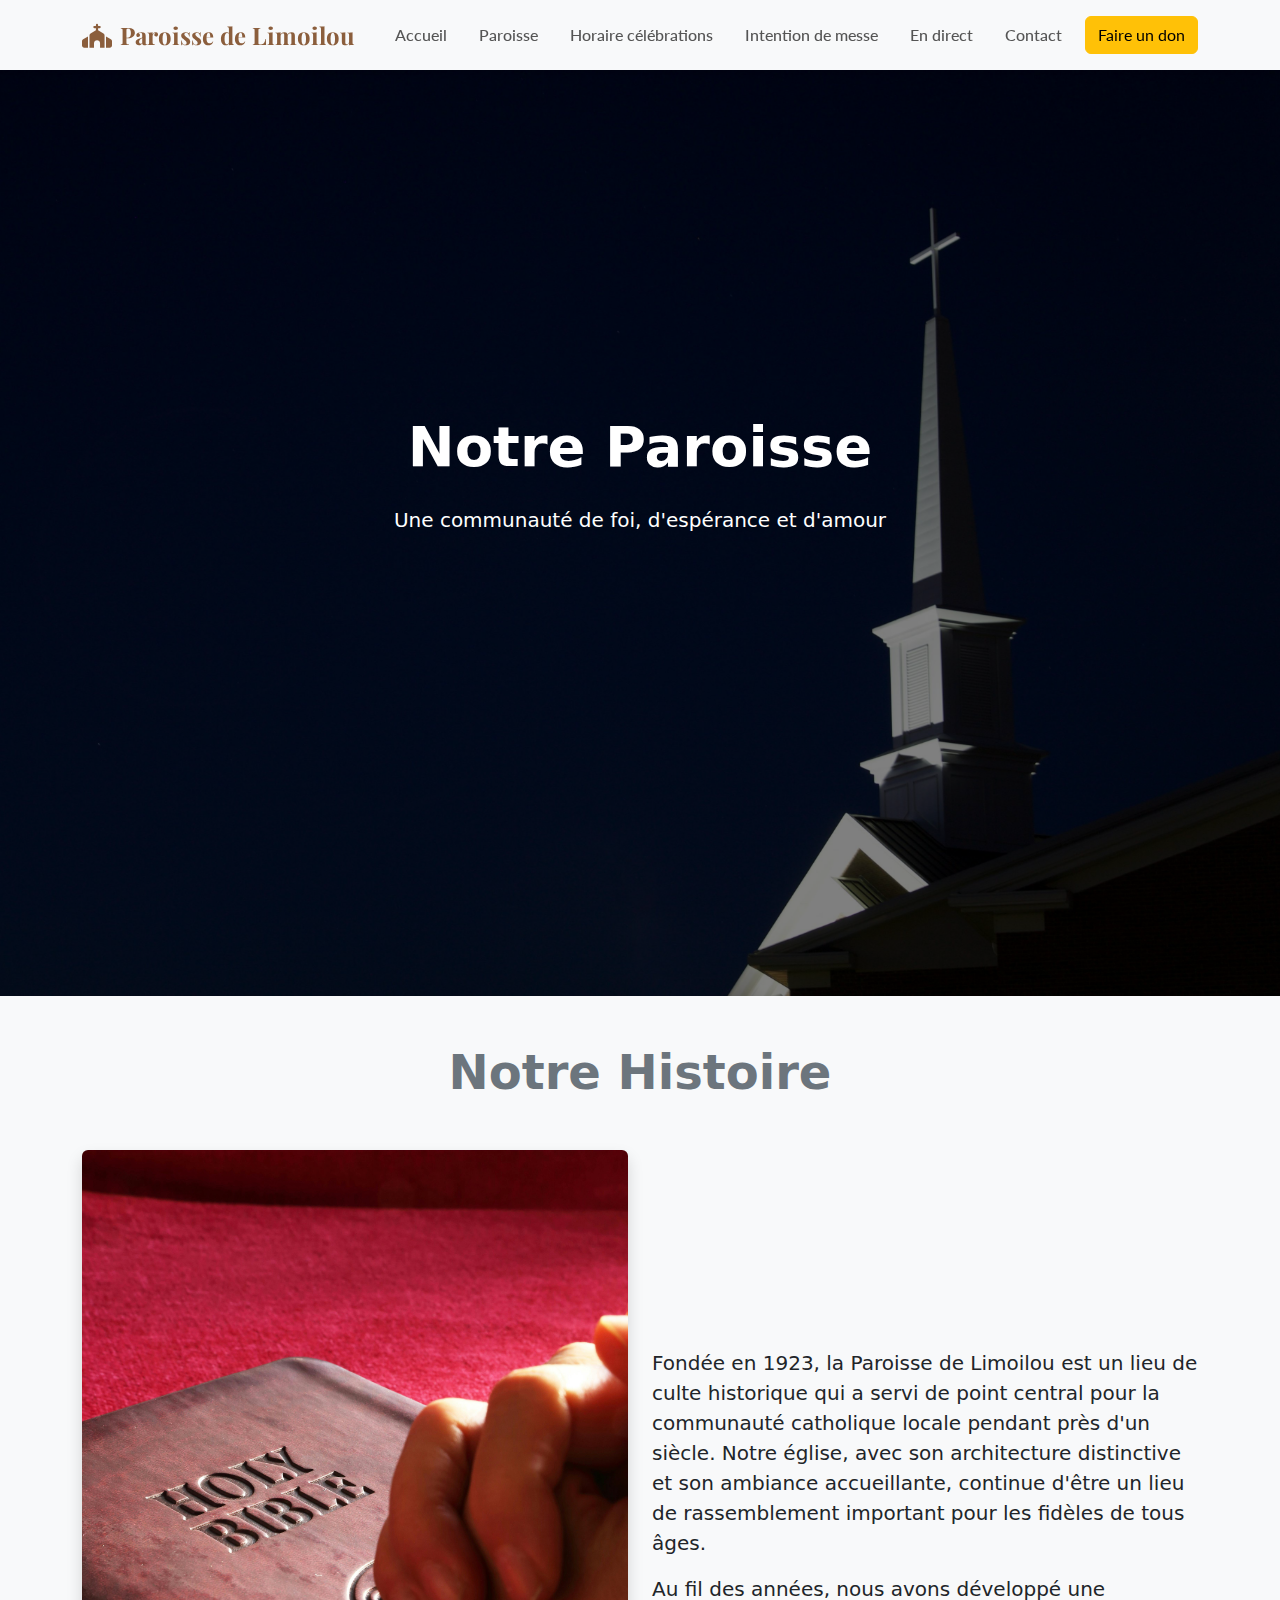
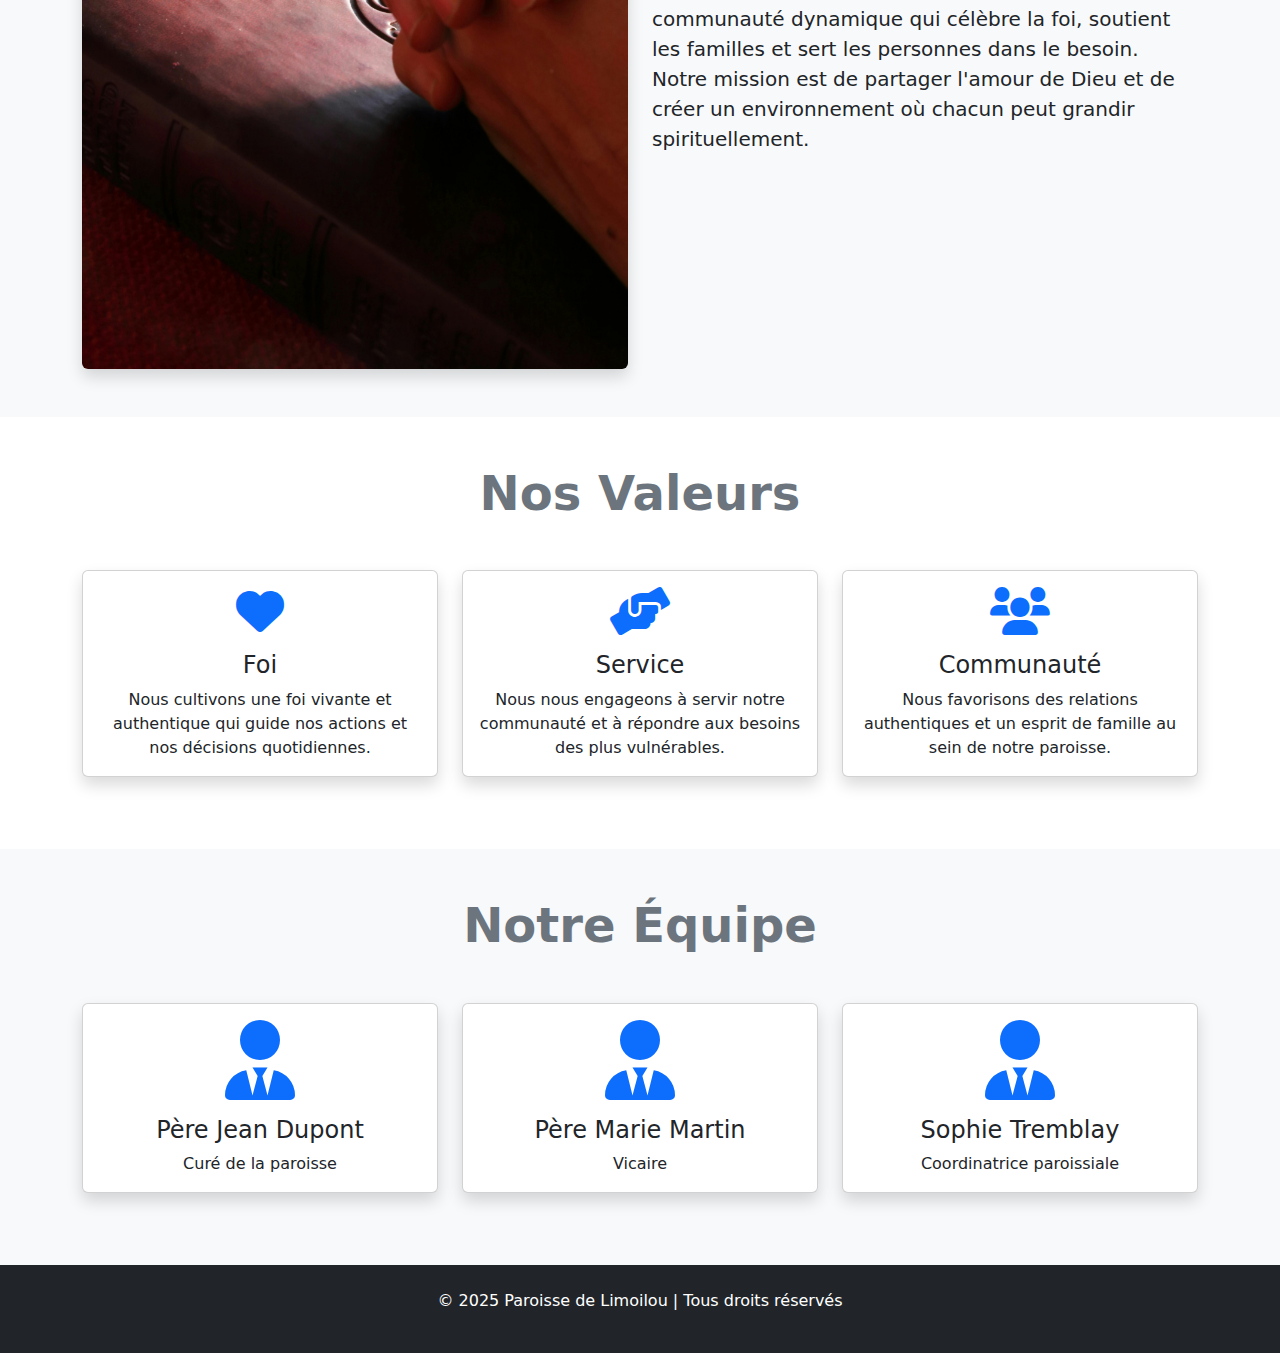
<file: paroisse.html>
<!DOCTYPE html>
<html lang="fr">
<head>
    <meta charset="UTF-8">
    <meta name="viewport" content="width=device-width, initial-scale=1.0">
    <title>Paroisse - Paroisse de Limoilou</title>
    <!-- Bootstrap CSS -->
    <link rel="stylesheet" href="https://cdnjs.cloudflare.com/ajax/libs/bootstrap/5.3.0/css/bootstrap.min.css">
    <!-- Google Fonts -->
    <link href="https://fonts.googleapis.com/css2?family=Playfair+Display:wght@700&family=Lato:wght@400;700&display=swap" rel="stylesheet">
    <!-- Font Awesome -->
    <link rel="stylesheet" href="https://cdnjs.cloudflare.com/ajax/libs/font-awesome/6.0.0/css/all.min.css">
    <!-- Custom CSS -->
    <link rel="stylesheet" href="css/style.css">
</head>
<body>
    <!-- Navbar -->
    <nav class="navbar navbar-expand-lg navbar-light fixed-top bg-light shadow-sm">
        <div class="container">
            <a class="navbar-brand" href="./index.html">
                <i class="fas fa-church me-2"></i><span class="navbar-title">Paroisse de Limoilou</span>
            </a>

            <button class="navbar-toggler" type="button" data-bs-toggle="collapse" data-bs-target="#navbarNav">
                <span class="navbar-toggler-icon"></span>
            </button>

            <div class="collapse navbar-collapse justify-content-between" id="navbarNav">
                <ul class="navbar-nav mx-auto">
                    <li class="nav-item"><a class="nav-link" href="./index.html">Accueil</a></li>
                    <li class="nav-item"><a class="nav-link" href="./paroisse.html">Paroisse</a></li>
                    <li class="nav-item"><a class="nav-link" href="./horaire.html">Horaire célébrations</a></li>
                    <li class="nav-item"><a class="nav-link" href="./intentionMesse.html">Intention de messe</a></li>
                    <li class="nav-item"><a class="nav-link" href="./direct.html">En direct</a></li>
                    <li class="nav-item"><a class="nav-link" href="./contact.html">Contact</a></li>
                </ul>
                <button class="btn btn-warning">Faire un don</button>
            </div>
        </div>
    </nav>

    <!-- Hero Section -->
    <section id="paroisse-hero" class="py-5" style="background-image: url('./img/bg2.jpg'); background-size: cover; background-position: center; min-height: 100vh; position: relative;">
        <div style="position: absolute; top: 0; left: 0; width: 100%; height: 100%; background-color: rgba(0, 0, 0, 0.5);"></div>
        <div class="container position-relative" style="z-index: 2; color: #fff;">
            <div class="row min-vh-100 align-items-center">
                <div class="col-12 text-center">
                    <h1 class="display-4 fw-bold mb-4">Notre Paroisse</h1>
                    <p class="lead mb-5">Une communauté de foi, d'espérance et d'amour</p>
                </div>
            </div>
        </div>
    </section>

    <!-- Section Histoire -->
    <section id="histoire" class="py-5 bg-light">
        <div class="container">
            <h2 class="display-5 fw-bold text-center text-secondary mb-5">Notre Histoire</h2>
            <div class="row align-items-center">
                <div class="col-md-6 mb-4 mb-md-0">
                    <img src="./img/bg3.jpg" class="img-fluid rounded shadow" alt="Histoire de la paroisse">
                </div>
                <div class="col-md-6">
                    <p class="lead">
                        Fondée en 1923, la Paroisse de Limoilou est un lieu de culte historique qui a servi de point central pour la communauté catholique locale pendant près d'un siècle. Notre église, avec son architecture distinctive et son ambiance accueillante, continue d'être un lieu de rassemblement important pour les fidèles de tous âges.
                    </p>
                    <p class="lead">
                        Au fil des années, nous avons développé une communauté dynamique qui célèbre la foi, soutient les familles et sert les personnes dans le besoin. Notre mission est de partager l'amour de Dieu et de créer un environnement où chacun peut grandir spirituellement.
                    </p>
                </div>
            </div>
        </div>
    </section>

    <!-- Section Valeurs -->
    <section id="valeurs" class="py-5">
        <div class="container">
            <h2 class="display-5 fw-bold text-center text-secondary mb-5">Nos Valeurs</h2>
            <div class="row">
                <div class="col-md-4 mb-4">
                    <div class="card shadow h-100">
                        <div class="card-body text-center">
                            <i class="fas fa-heart fa-3x mb-3 text-primary"></i>
                            <h3 class="card-title h4">Foi</h3>
                            <p class="card-text">Nous cultivons une foi vivante et authentique qui guide nos actions et nos décisions quotidiennes.</p>
                        </div>
                    </div>
                </div>
                <div class="col-md-4 mb-4">
                    <div class="card shadow h-100">
                        <div class="card-body text-center">
                            <i class="fas fa-hands-helping fa-3x mb-3 text-primary"></i>
                            <h3 class="card-title h4">Service</h3>
                            <p class="card-text">Nous nous engageons à servir notre communauté et à répondre aux besoins des plus vulnérables.</p>
                        </div>
                    </div>
                </div>
                <div class="col-md-4 mb-4">
                    <div class="card shadow h-100">
                        <div class="card-body text-center">
                            <i class="fas fa-users fa-3x mb-3 text-primary"></i>
                            <h3 class="card-title h4">Communauté</h3>
                            <p class="card-text">Nous favorisons des relations authentiques et un esprit de famille au sein de notre paroisse.</p>
                        </div>
                    </div>
                </div>
            </div>
        </div>
    </section>

    <!-- Section Équipe -->
    <section id="equipe" class="py-5 bg-light">
        <div class="container">
            <h2 class="display-5 fw-bold text-center text-secondary mb-5">Notre Équipe</h2>
            <div class="row">
                <div class="col-md-4 mb-4">
                    <div class="card shadow">
                        <div class="card-body text-center">
                            <i class="fas fa-user-tie fa-5x mb-3 text-primary"></i>
                            <h3 class="card-title h4">Père Jean Dupont</h3>
                            <p class="card-text">Curé de la paroisse</p>
                        </div>
                    </div>
                </div>
                <div class="col-md-4 mb-4">
                    <div class="card shadow">
                        <div class="card-body text-center">
                            <i class="fas fa-user-tie fa-5x mb-3 text-primary"></i>
                            <h3 class="card-title h4">Père Marie Martin</h3>
                            <p class="card-text">Vicaire</p>
                        </div>
                    </div>
                </div>
                <div class="col-md-4 mb-4">
                    <div class="card shadow">
                        <div class="card-body text-center">
                            <i class="fas fa-user-tie fa-5x mb-3 text-primary"></i>
                            <h3 class="card-title h4">Sophie Tremblay</h3>
                            <p class="card-text">Coordinatrice paroissiale</p>
                        </div>
                    </div>
                </div>
            </div>
        </div>
    </section>

    <!-- Footer -->
    <footer class="py-4 bg-dark text-white text-center">
        <p>&copy; 2025 Paroisse de Limoilou | Tous droits réservés</p>
    </footer>

    <!-- Bootstrap JS -->
    <script src="https://cdnjs.cloudflare.com/ajax/libs/bootstrap/5.3.0/js/bootstrap.bundle.min.js"></script>
</body>
</html>
</file>
<file: css/style.css>
:root {
    --primary-color: #8B5E3C;
    --secondary-color: #1a237e;
}


.navbar {
    font-family: 'Lato', sans-serif;
    font-size: 1rem;
    padding: 0.75rem 1rem;
}

.navbar-brand {
    font-family: 'Playfair Display', serif;
    font-size: 1.5rem;
    color: #8B5E3C;
    font-weight: bold;
}

.navbar-brand:hover {
    text-decoration: none;
    color: #6b4423;
}

.navbar-nav .nav-link {
    font-weight: 500;
    font-size: 1rem;
    margin: 0 0.5rem;
    color: #555;
    transition: color 0.3s ease, transform 0.3s ease;
}

.navbar-nav .nav-link:hover,
.navbar-nav .nav-link.active {
    color: #8B5E3C;
    transform: scale(1.1);
    text-decoration: underline;
}

.navbar-nav .donation-btn {
    background-color: #8B5E3C;
    border-color: #8B5E3C;
    color: #fff;
    font-weight: 600;
    padding: 0.5rem 1rem;
    margin-left: 1rem;
}

.navbar-nav .donation-btn:hover {
    background-color: #6b4423;
    border-color: #6b4423;
}

/* Mobile adjustments */
@media (max-width: 768px) {
    .navbar-nav .nav-link {
        margin: 0.5rem 0;
        text-align: center;
    }

    .donation-btn {
        width: 100%;
        margin: 0.5rem 0;
    }
}

.hero-slide {
    height: 100vh;
    background: linear-gradient(rgba(0, 0, 0, 0.5), rgba(0, 0, 0, 0.5)),
                url('/api/placeholder/1920/1080');
    background-size: cover;
    background-position: center;
    display: flex;
    align-items: center;
}

.carousel-item {
    height: 100vh;
}

.carousel-controls {
    position: absolute;
    bottom: 2rem;
    left: 0;
    right: 0;
    display: flex;
    justify-content: center;
    align-items: center;
    gap: 2rem;
}

.stat-card {
    background: white;
    padding: 2rem;
    text-align: center;
    border-radius: 10px;
    transition: transform 0.3s ease;
    box-shadow: 0 5px 15px rgba(0,0,0,0.1);
}

.stat-card:hover {
    transform: translateY(-10px);
}

.number {
    font-size: 3rem;
    color: var(--primary-color);
    font-weight: bold;
    opacity: 0.2;
    display: block;
    margin-bottom: 1rem;
}

.stat-card h3 {
    color: var(--primary-color);
    margin-bottom: 1rem;
    font-size: 1.25rem;
}

.stat-card p {
    color: #666;
    margin: 0;
}

/* Responsive Adjustments */
@media (max-width: 768px) {
    .hero-slide h1 {
        font-size: 2.5rem;
    }
    
    .stat-card {
        margin-bottom: 1rem;
    }
}
.shadow-overlay::before {
    content: '';
    position: absolute;
    top: 0;
    left: 0;
    width: 100%;
    height: 100%;
    background: rgba(0, 0, 0, 0.5); 
    z-index: 1;
}

.carousel-item .container {
    position: relative;
    z-index: 2;
}

.color-custom {
    color: #FFD700; 
}*/

/* Position initiale des cartes */
.slide-in-left {
    transform: translateY(-100%);
    opacity: 0;
    animation: slideFromLeft 1.5s ease-in-out forwards;
}

.slide-in-right {
    transform: translateY(100%);
    opacity: 0;
    animation: slideFromRight 1.5s ease-in-out forwards;
}

/* Animation pour la carte venant de la gauche */
@keyframes slideFromLeft {
    to {
        transform: translateX(0);
        opacity: 1;
    }
}

/* Animation pour la carte venant de la droite */
@keyframes slideFromRight {
    to {
        transform: translateX(0);
        opacity: 1;
    }
}
</file>
